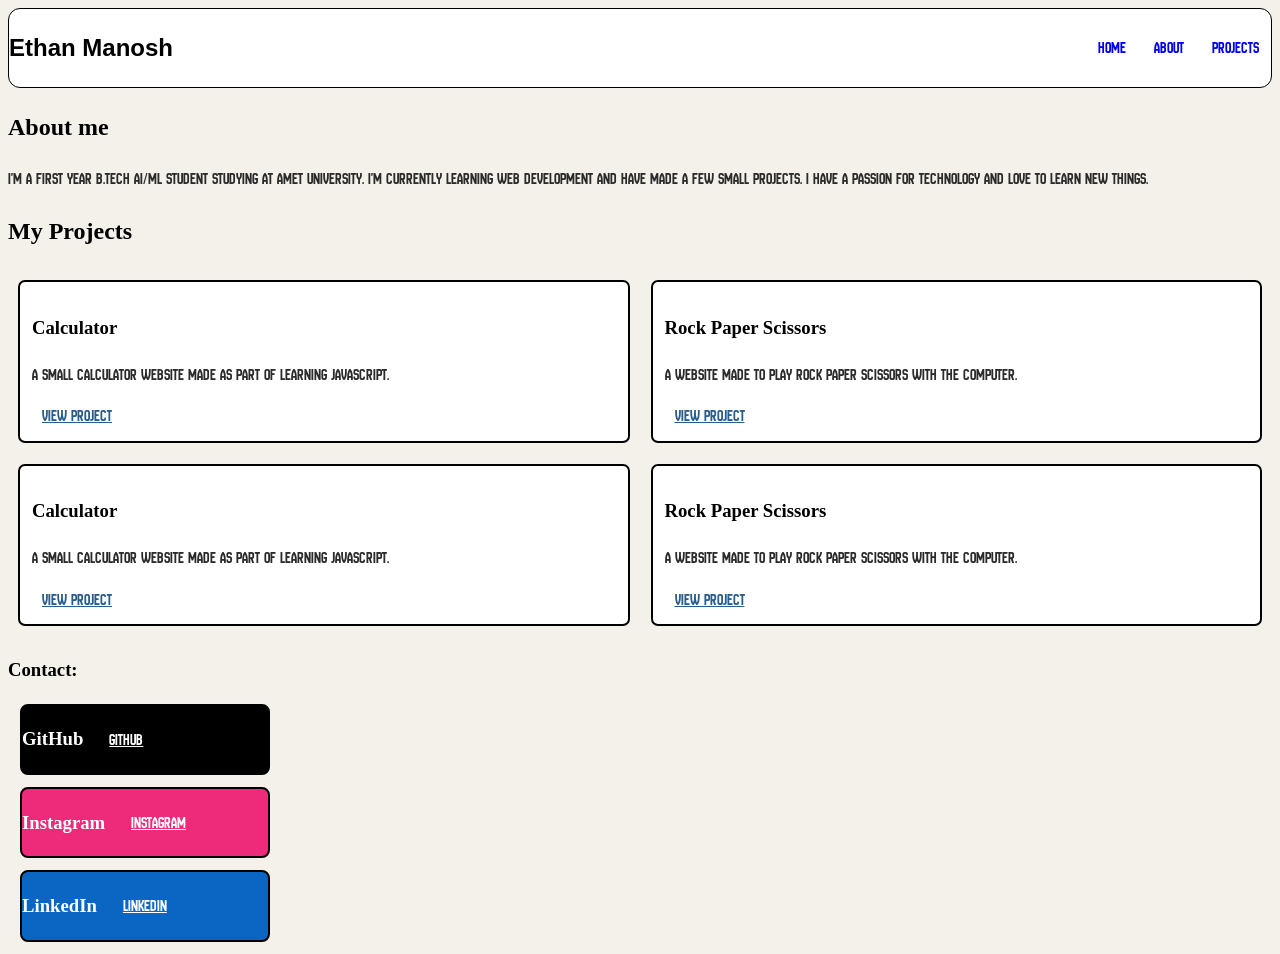
<file: index.html>
<!DOCTYPE html>
<html lang="en">
<head>
  <meta charset="UTF-8">
  <meta name="viewport" content="width=device-width, initial-scale=1.0">
  <link rel="stylesheet" href="portfolio.css">
  <link rel="preconnect" href="https://fonts.googleapis.com">
<link rel="preconnect" href="https://fonts.gstatic.com" crossorigin>
<link href="https://fonts.googleapis.com/css2?family=Caacupe+One&family=New+Amsterdam&family=Playfair+Display:ital,wght@0,400..900;1,400..900&display=swap" rel="stylesheet">
<link href="https://fonts.cdnfonts.com/css/bilabong" rel="stylesheet">

  <title>Ethan's Portfolio</title>
</head>
<body>
    <header>
      <h2>Ethan Manosh</h2>
      <nav class="headerlinks">
        <a href="#">Home</a>
        <a href="#">About</a>
        <a href="#">Projects</a>
      </nav>
    </header>
    <main class="About">
      <section>
        <h2>About me</h2>
        <p>
          I'm a first year B.Tech AI/ML student studying at AMET University.
          I'm currently learning web development and have made a few small projects. I have a passion for technology and love to learn new things.
          
        </p>
      </section>
    </main>
    <main class="Projects">    
      <section>
        <h2>My Projects</h2>

        <div id="Grid">
          <article class="card">
            <h3>Calculator</h3>
            <p>
              A small calculator website made as part of learning JavaScript.
            </p>
            <a href="#">View Project</a>
          </article>
          <article class="card">
            <h3>Rock Paper Scissors</h3>
            <p>
              A website made to play rock paper scissors with the computer.
            </p>
            <a href="#">View Project</a>
          </article>
          <article class="card">
            <h3>Calculator</h3>
            <p>
              A small calculator website made as part of learning JavaScript.
            </p>
            <a href="#">View Project</a>
          </article>
          <article class="card">
            <h3>Rock Paper Scissors</h3>
            <p>
              A website made to play rock paper scissors with the computer.
            </p>
            <a href="#">View Project</a>
          </article>
        </div>
      </section>
    </main>
      <footer id="footer">
        <div id="Links">
          <h3>Contact:</h3>
          <section class="Contact">
            <article id="card2" class="git">
              <h3>GitHub</h3>
            <a href="#">Github</a>
            </article>



            <article id="card2" class="insta">
              <h3>Instagram</h3>
            <a href="#">Instagram</a>
            </article>



            <article id="card2" class="linkedin">
              <h3>LinkedIn</h3>
            <a href="#">LinkedIn</a>
            </article>
          </section>
        </div>
      </footer>
    </main>
</body>
</html>
</file>
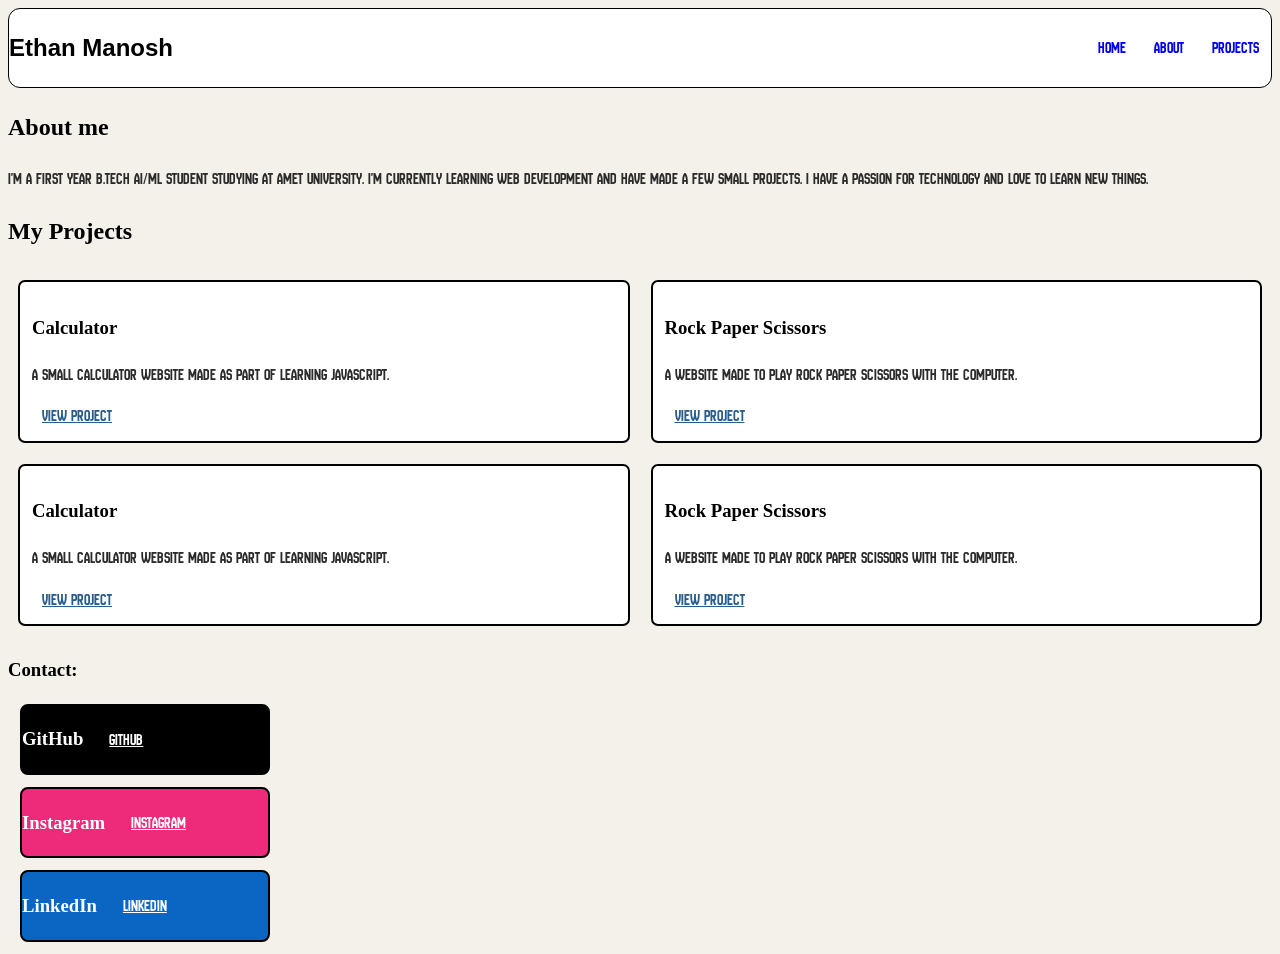
<file: myportfolio.html>
<!DOCTYPE html>
<html lang="en">
<head>
  <meta charset="UTF-8">
  <meta name="viewport" content="width=device-width, initial-scale=1.0">
  <link rel="stylesheet" href="portfolio.css">
  <link rel="preconnect" href="https://fonts.googleapis.com">
<link rel="preconnect" href="https://fonts.gstatic.com" crossorigin>
<link href="https://fonts.googleapis.com/css2?family=Caacupe+One&family=New+Amsterdam&family=Playfair+Display:ital,wght@0,400..900;1,400..900&display=swap" rel="stylesheet">
<link href="https://fonts.cdnfonts.com/css/bilabong" rel="stylesheet">

  <title>Ethan's Portfolio</title>
</head>
<body>
    <header>
      <h2>Ethan Manosh</h2>
      <nav class="headerlinks">
        <a href="#">Home</a>
        <a href="#">About</a>
        <a href="#">Projects</a>
      </nav>
    </header>
    <main class="About">
      <section>
        <h2>About me</h2>
        <p>I'm a first year B.Tech AI/ML student studying at AMET University.
            I'm currently learning web development and have made a few small projects. I have a passion for technology and love to learn new things.
        </p>
      </section>
    </main>
    <main class="Projects">    
      <section>
        <h2>My Projects</h2>

        <div id="Grid">
          <article class="card">
            <h3>Calculator</h3>
            <p>
              A small calculator website made as part of learning JavaScript.
            </p>
            <a href="#">View Project</a>
          </article>
          <article class="card">
            <h3>Rock Paper Scissors</h3>
            <p>
              A website made to play rock paper scissors with the computer.
            </p>
            <a href="#">View Project</a>
          </article>
          <article class="card">
            <h3>Calculator</h3>
            <p>
              A small calculator website made as part of learning JavaScript.
            </p>
            <a href="#">View Project</a>
          </article>
          <article class="card">
            <h3>Rock Paper Scissors</h3>
            <p>
              A website made to play rock paper scissors with the computer.
            </p>
            <a href="#">View Project</a>
          </article>
        </div>
      </section>
    </main>
      <footer id="footer">
        <div id="Links">
          <h3>Contact:</h3>
          <section class="Contact">
            <article id="card2" class="git">
              <h3>GitHub</h3>
            <a href="#">Github</a>
            </article>



            <article id="card2" class="insta">
              <h3>Instagram</h3>
            <a href="#">Instagram</a>
            </article>



            <article id="card2" class="linkedin">
              <h3>LinkedIn</h3>
            <a href="#">LinkedIn</a>
            </article>
          </section>
        </div>
      </footer>
    </main>
</body>
</html>
</file>
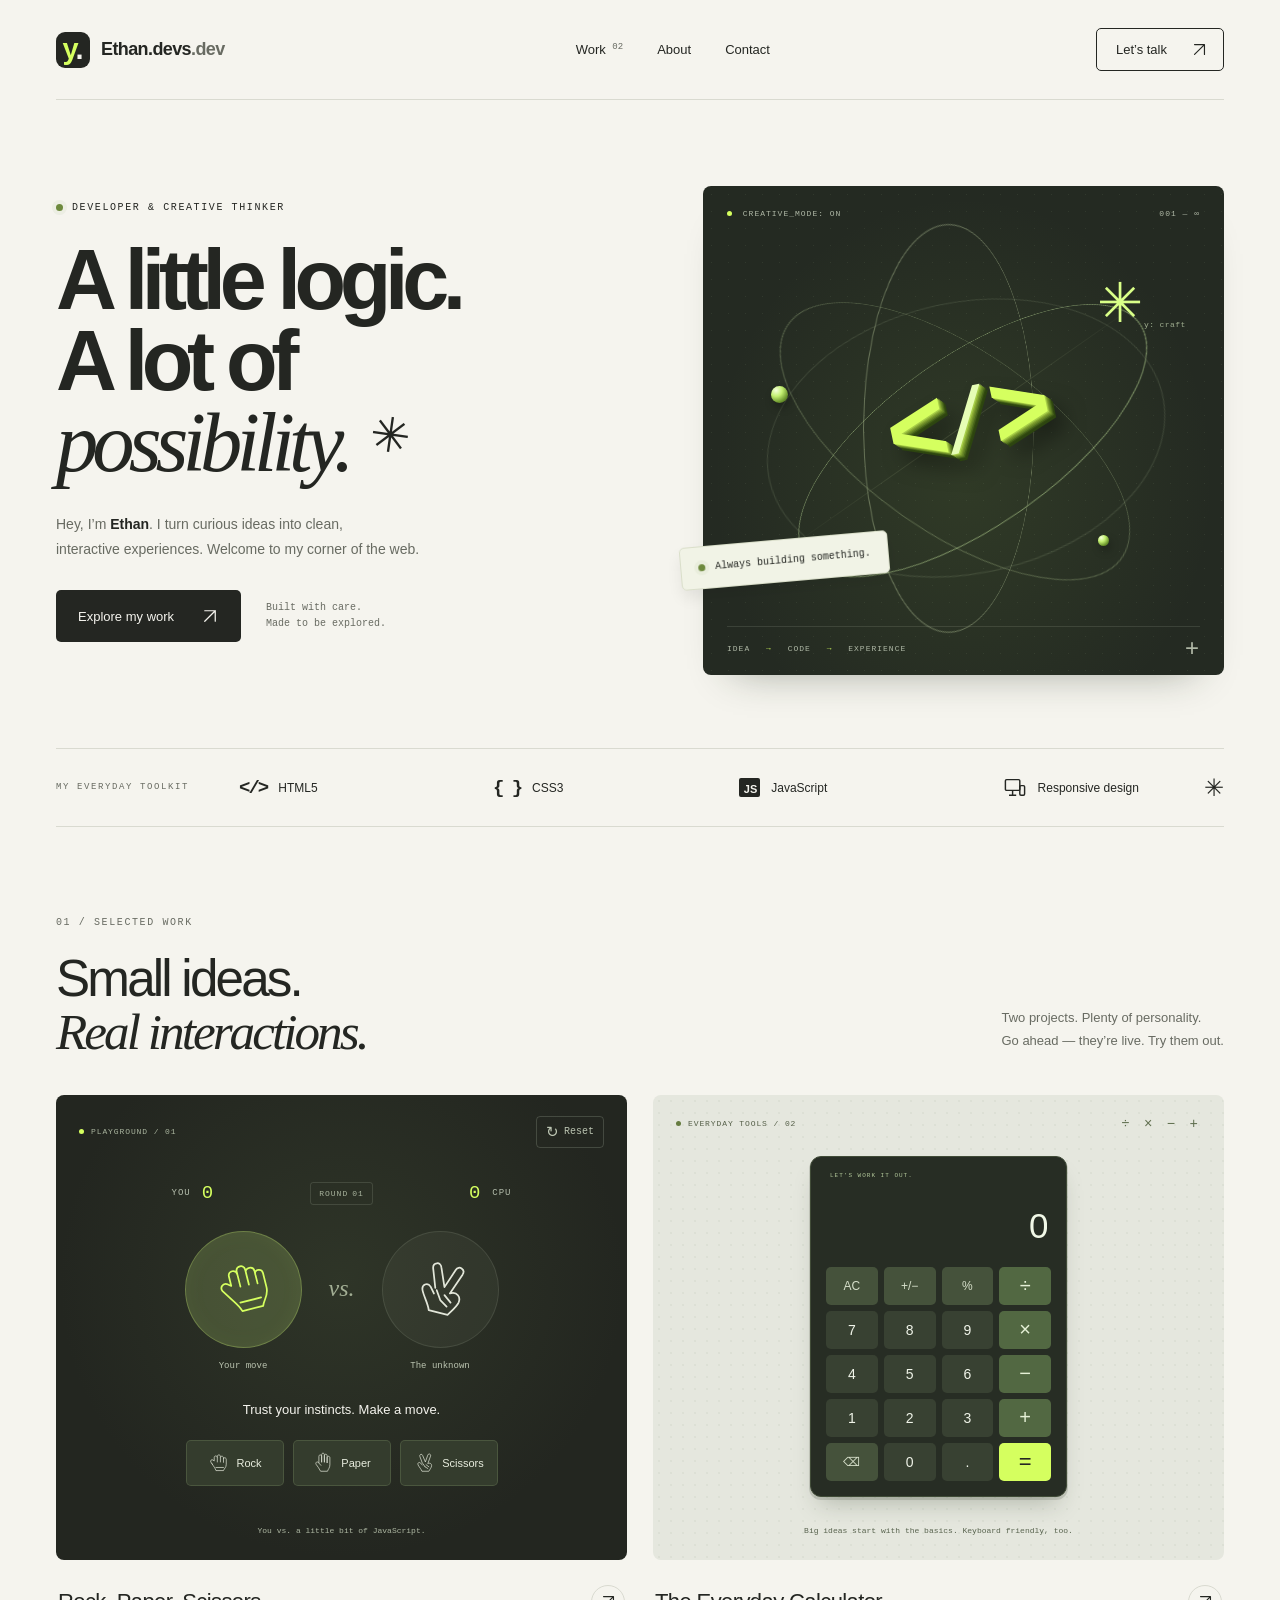
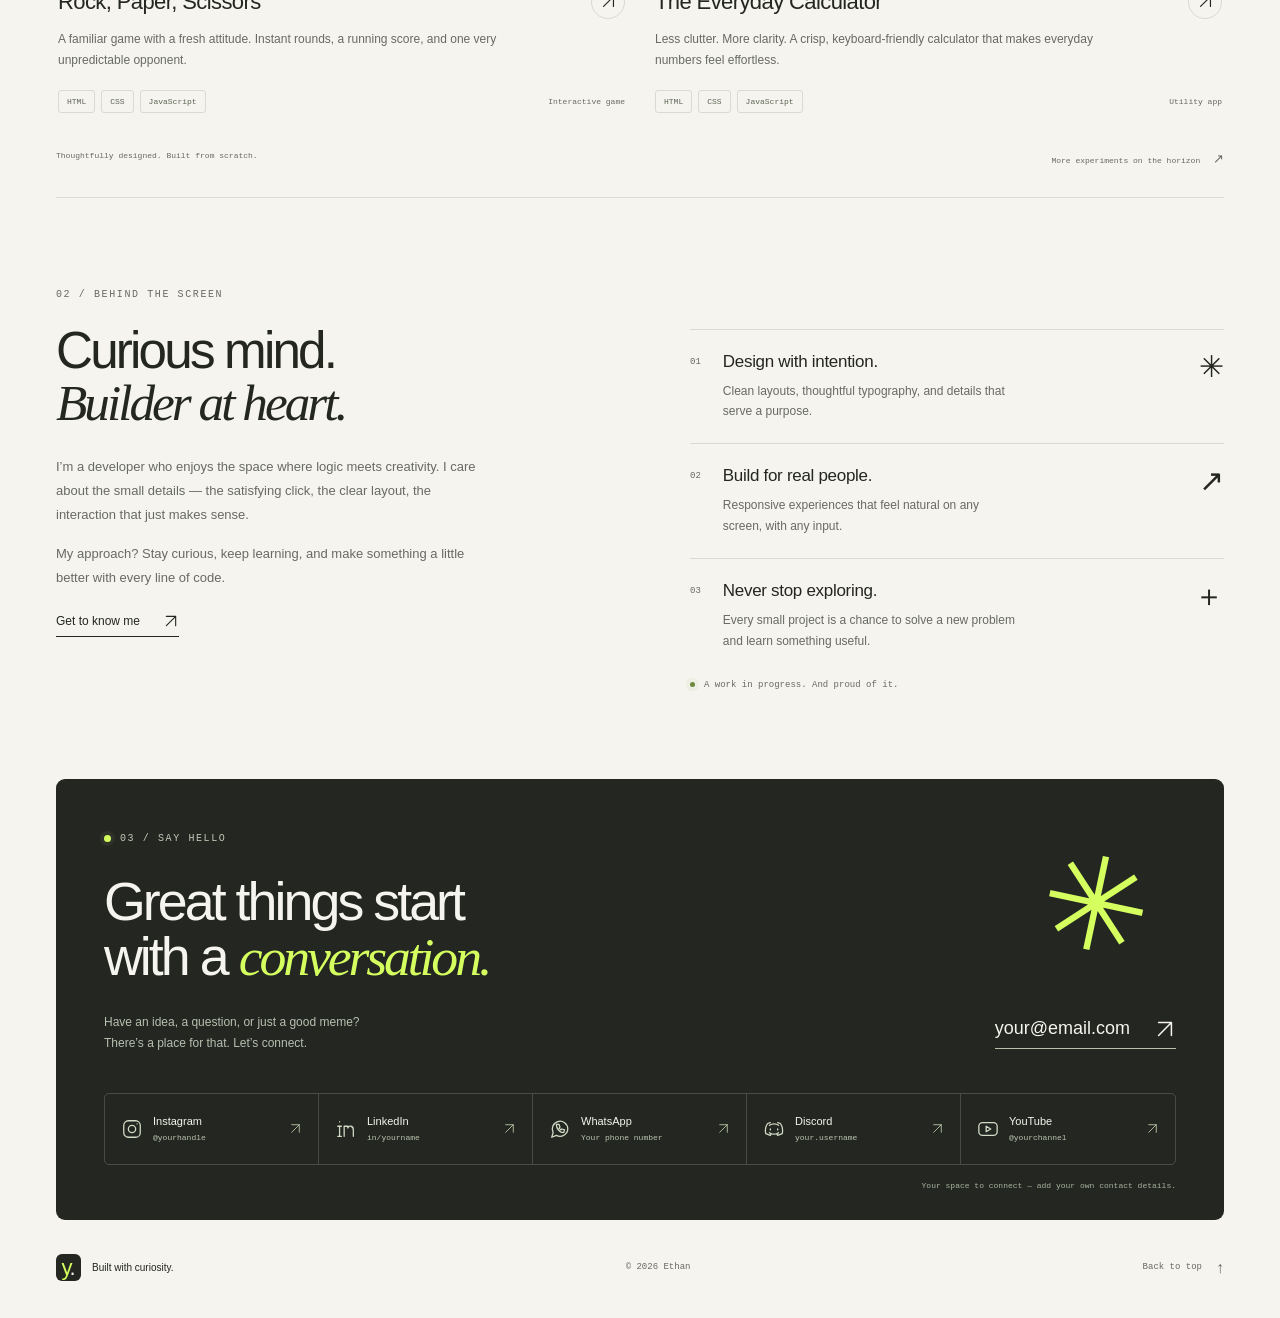
<file: astra portfolio/astraporto.html>
<!doctype html>
<html lang="en">
<head>
  <meta charset="UTF-8">
  <meta name="viewport" content="width=device-width, initial-scale=1">
  <meta name="theme-color" content="#f5f4ee">
  <meta name="description" content="A developer portfolio built around thoughtful interfaces, playful interactions, and two hands-on projects: Rock Paper Scissors and a calculator.">
  <title>Ethan — Developer & Creative Thinker</title>
  <link rel="icon" href="[data-uri]" type="image/svg+xml">
  <style>
/* ==========================================================
   YOURNAME.DEV — Vanilla CSS. No framework or network needed.
   Change the color tokens below to make the portfolio yours.
   ========================================================== */
:root {
  --paper: #f5f4ee;
  --ink: #242622;
  --muted: #686b62;
  --line: #d9dad0;
  --lime: #d5ff5f;
  --panel: #232620;
  --panel-muted: #a8afa0;
  --sans: Arial, Helvetica, sans-serif;
  --serif: Georgia, "Times New Roman", serif;
  --mono: "SFMono-Regular", Consolas, "Liberation Mono", monospace;
}
* { box-sizing: border-box; }
html { scroll-behavior: smooth; scroll-padding-top: 36px; }
body { margin: 0; color: var(--ink); background: var(--paper); font-family: var(--sans); font-size: 16px; -webkit-font-smoothing: antialiased; }
::selection { color: var(--ink); background: var(--lime); }
a { color: inherit; text-decoration: none; }
button { font: inherit; color: inherit; cursor: pointer; }
button, a { -webkit-tap-highlight-color: transparent; }
button { touch-action: manipulation; }
button:focus-visible, a:focus-visible, [tabindex]:focus-visible { outline: 3px solid #608800; outline-offset: 5px; }
.project-demo :focus-visible, .contact-panel :focus-visible { outline-color: var(--lime); }
button:disabled { cursor: wait; }
svg { display: block; }
button svg, a svg { flex-shrink: 0; }
p, h1, h2, h3 { margin: 0; }
[hidden] { display: none !important; }
.page-width { width: min(1296px, calc(100% - 112px)); margin-inline: auto; }
.svg-definitions { position: absolute; width: 0; height: 0; overflow: hidden; }
.icon { width: 22px; height: 22px; fill: none; stroke: currentColor; stroke-width: 1.65; stroke-linecap: round; stroke-linejoin: round; }
.sr-only { position: absolute; width: 1px; height: 1px; padding: 0; margin: -1px; overflow: hidden; clip: rect(0, 0, 0, 0); white-space: nowrap; border: 0; }
.skip-link { position: fixed; z-index: 100; top: 12px; left: 12px; padding: 14px 20px; background: var(--lime); border-radius: 8px; transform: translateY(-180%); }
.skip-link:focus { transform: translateY(0); }
.muted { color: var(--muted); }
.eyebrow { display: flex; align-items: center; gap: 9px; font: 10px/1.5 var(--mono); letter-spacing: 1.6px; text-transform: uppercase; }
.status-dot { width: 7px; height: 7px; border-radius: 50%; flex: 0 0 7px; background: #6d893d; box-shadow: 0 0 0 4px #91a77316; }
.serif-word { font-family: var(--serif); font-weight: 400; font-style: italic; letter-spacing: -0.058em; }
.site-header { height: 100px; display: flex; align-items: center; justify-content: space-between; gap: 28px; border-bottom: 1px solid var(--line); }
.brand { display: inline-flex; align-items: center; gap: 11px; font-size: 18px; font-weight: 700; letter-spacing: -.6px; }
.brand-mark { display: grid; grid-auto-flow: column; justify-content: center; align-content: center; width: 34px; height: 36px; border-radius: 9px; background: var(--ink); color: var(--lime); font-size: 29px; line-height: 1; letter-spacing: -3px; padding-right: 3px; }
.brand-mark span { color: var(--paper); }
.desktop-nav { display: flex; align-items: center; gap: 34px; margin-left: 25px; font-size: 13px; }
.desktop-nav a { position: relative; padding-block: 10px; }
.desktop-nav a::after { content: ""; position: absolute; height: 1px; width: 100%; background: currentColor; bottom: 5px; left: 0; transform: scaleX(0); transform-origin: left; transition: transform .2s ease; }
.desktop-nav a:hover::after { transform: scaleX(1); }
.desktop-nav span { font: 9px var(--mono); vertical-align: super; margin-left: 3px; color: var(--muted); }
.header-cta { display: flex; align-items: center; gap: 24px; font-size: 13px; border: 1px solid var(--ink); padding: 12px 15px 12px 19px; border-radius: 5px; transition: background .2s; }
.header-cta:hover { background: var(--lime); }
.header-cta .icon { width: 17px; height: 17px; }
.menu-toggle { display: none; }
.hero { display: grid; grid-template-columns: 1.15fr 1fr; gap: 48px; align-items: center; padding-top: 67px; padding-bottom: 73px; }
.hero-copy { position: relative; z-index: 1; }
.hero .eyebrow { margin-bottom: 25px; }
h1 { font-size: clamp(68px, 6.6vw, 98px); font-weight: 600; line-height: .96; letter-spacing: -.075em; position: relative; white-space: nowrap; }
h1 .serif-word { letter-spacing: -.07em; }
.title-spark { display: inline-block; vertical-align: top; padding: 7px 0 0 22px; font-family: var(--sans); font-size: .57em; font-weight: 400; line-height: 1; transform: rotate(8deg); }
.hero-description { font-size: 14px; line-height: 1.8; color: var(--muted); margin-top: 29px; max-width: 480px; }
.hero-description strong { color: var(--ink); font-weight: 600; }
.hero-actions { display: flex; align-items: center; gap: 25px; margin-top: 28px; }
.button { display: inline-flex; align-items: center; justify-content: center; gap: 27px; border-radius: 5px; padding: 17px 22px; font-size: 13px; font-weight: 500; transition: transform .2s, background .2s; }
.button:hover { transform: translateY(-3px); }
.button-dark { color: var(--paper); background: var(--ink); }
.button-dark:hover { background: #3e4930; }
.button .icon { width: 18px; height: 18px; }
.small-note { color: var(--muted); font: 10px/1.6 var(--mono); }
.hero-art { --tilt-x: 0deg; --tilt-y: 0deg; position: relative; width: 100%; aspect-ratio: 1.065; margin-top: 19px; border-radius: 8px; background: #242a22; color: var(--lime); transform: perspective(900px) rotateX(var(--tilt-x)) rotateY(var(--tilt-y)); transition: transform .25s ease-out; background-image: radial-gradient(#c4dcb015 .9px, transparent .9px), radial-gradient(ellipse at 50% 60%, #74964027, transparent 68%); background-size: 17px 17px, 100% 100%; box-shadow: 0 24px 40px -30px #1e2b1970; }
.art-topline, .art-bottomline { position: absolute; left: 24px; right: 24px; display: flex; justify-content: space-between; align-items: center; font: 8px var(--mono); letter-spacing: 1px; color: #afb8a6; }
.art-topline { top: 23px; }
.art-topline i { display: inline-block; width: 5px; height: 5px; border-radius: 50%; background: var(--lime); margin-right: 5px; }
.art-bottomline { bottom: 22px; border-top: 1px solid #c9d1bd24; padding-top: 16px; font-size: 8px; }
.art-bottomline b { font-weight: 400; margin: 0 10px; color: var(--lime); }
.art-plus { font: 24px/10px var(--sans); }
.orbit-scene { position: absolute; inset: 16% 9% 17%; perspective: 650px; }
.orbit { position: absolute; inset: 6% 3%; border: 1px solid #d1e8a947; border-radius: 50%; }
.orbit-one { transform: rotate(-35deg) rotateX(55deg); border-color: #c9eaa084; }
.orbit-two { transform: rotate(35deg) rotateX(52deg); }
.orbit-three { transform: rotate(90deg) rotateX(55deg); border-color: #d4e6b461; }
.orbit-four { transform: rotate(-12deg) rotateX(20deg); border-color: #d4e6b424; }
.orbit-axis { position: absolute; inset: 49% -4%; height: 1px; background: linear-gradient(90deg, transparent, #cfdfa52c, transparent); transform: rotate(-35deg); }
.code-object { position: absolute; inset: 0; display: flex; align-items: center; justify-content: center; gap: 6px; font: 600 clamp(70px, 8.1vw, 117px)/1 var(--mono); letter-spacing: -14px; color: var(--lime); transform: rotate(-12deg); text-shadow: 1px 1px 0 #a8cf49, 2px 2px 0 #8bad36, 3px 3px 0 #74932b, 4px 4px 0 #5f7f24, 5px 5px 0 #47641a, 6px 6px 0 #344c11, 7px 8px 0 #2d4510, 12px 18px 22px #0008; }
.code-object b { color: #e6fdb5; font-weight: 400; font-size: .84em; margin-right: 7px; }
.satellite { position: absolute; width: 17px; height: 17px; border-radius: 50%; background: radial-gradient(circle at 30% 25%, #f4ffdb, #c3ef71 35%, #6b952d 70%, #304615); box-shadow: 2px 5px 9px #0004; }
.satellite-one { left: 5%; top: 37%; }
.satellite-two { right: 16%; bottom: 14%; width: 11px; height: 11px; }
.orbit-spark { position: absolute; font-size: 55px; top: 2%; right: 8%; color: #d9ff88; animation: gentle-turn 24s linear infinite; }
.coordinate { position: absolute; font: 8px var(--mono); color: #9eac8e; letter-spacing: .4px; }
.coordinate-one { bottom: 6%; left: 1%; }
.coordinate-two { top: 17%; right: -2%; }
.floating-label { position: absolute; display: flex; align-items: center; gap: 10px; bottom: 19%; left: -23px; padding: 15px 17px; border: 1px solid #d9dec9; background: #f1f3e6; color: var(--ink); border-radius: 5px; box-shadow: 0 8px 15px #00000012; transform: rotate(-5deg); font: 10px var(--mono); }
@keyframes gentle-turn { to { transform: rotate(360deg); } }
.toolkit-strip { border-block: 1px solid var(--line); display: flex; align-items: center; gap: 50px; min-height: 79px; }
.toolkit-strip > .eyebrow { color: var(--muted); font-size: 9px; white-space: nowrap; }
.toolkit-items { flex: 1; display: flex; align-items: center; justify-content: space-between; gap: 25px; }
.toolkit-items > span { display: flex; align-items: center; gap: 11px; white-space: nowrap; font-size: 12px; }
.tech-brackets { font: 700 19px var(--mono); letter-spacing: -2px; }
.js-mark { background: var(--ink); color: var(--paper); font-size: 11px; padding: 5px 3px 2px 5px; border-radius: 2px; }
.mini-icon { width: 24px; height: 24px; stroke: currentColor; stroke-width: 1.2; }
.toolkit-end { font-size: 24px; margin-left: 15px; }
.work-section { padding-top: 88px; }
.section-heading { display: flex; align-items: flex-end; justify-content: space-between; gap: 30px; margin-bottom: 36px; }
.section-heading .eyebrow, .about-intro .eyebrow { margin-bottom: 23px; color: var(--muted); }
h2 { font-size: clamp(40px, 4vw, 58px); line-height: 1.03; letter-spacing: -.055em; font-weight: 500; }
.section-heading > p { padding-bottom: 6px; font-size: 13px; line-height: 1.8; color: var(--muted); }
.projects-grid { display: grid; grid-template-columns: 1fr 1fr; gap: 26px; }
.project-card { min-width: 0; }
.project-demo { height: 465px; border-radius: 8px; background: var(--panel); color: var(--paper); overflow: hidden; position: relative; }
.demo-topbar { display: flex; align-items: center; justify-content: space-between; position: absolute; top: 21px; left: 23px; right: 23px; }
.demo-label { display: flex; align-items: center; gap: 7px; color: #a9b49e; font: 8px/1.5 var(--mono); letter-spacing: .9px; }
.live-dot { display: inline-block; width: 5px; height: 5px; border-radius: 50%; background: var(--lime); }
.reset-button { display: flex; align-items: center; gap: 5px; color: #bbc4b1; background: transparent; border: 1px solid #a9b49e40; border-radius: 4px; font: 10px var(--mono); padding: 8px 9px; min-height: 32px; }
.reset-button:hover { background: #ffffff0e; color: #fff; }
.reset-button > span { font: 15px/10px var(--sans); }
.rps-demo { background-image: radial-gradient(ellipse at 50% 40%, #46533754, transparent 70%); padding: 87px 30px 0; }
.rps-scoreline { display: flex; justify-content: space-between; align-items: center; max-width: 340px; margin-inline: auto; color: #b5bead; font: 9px var(--mono); letter-spacing: 1px; }
.rps-scoreline > span { display: flex; align-items: center; gap: 11px; }
.rps-scoreline b { color: var(--lime); font-size: 19px; font-weight: 400; }
.rps-scoreline .round-label { color: #a8b39d; font-size: 8px; gap: 4px; border: 1px solid #a9b49e32; padding: 6px 8px; border-radius: 3px; }
.rps-arena { display: grid; grid-template-columns: 1fr 44px 1fr; align-items: center; max-width: 350px; margin: 26px auto 21px; }
.rps-player { display: flex; flex-direction: column; align-items: center; gap: 13px; }
.rps-player > span { font: 9px var(--mono); color: #bbc4b0; }
.hand-disc { width: 117px; height: 117px; display: grid; place-items: center; border-radius: 50%; }
.human-disc { color: var(--lime); background: #caed8130; border: 1px solid #c6ee744a; box-shadow: inset 0 0 25px #d8ff7d0a; }
.computer-disc { color: #e2e6d9; background: #b8c3a911; border: 1px solid #b8c3a925; }
.hand-icon { width: 62px; height: 62px; fill: none; stroke: currentColor; stroke-width: 1.8; stroke-linejoin: round; stroke-linecap: round; }
.human-disc .hand-icon { transform: rotate(-14deg); }
.computer-disc .hand-icon { transform: rotate(14deg); }
.versus { color: #a2ae94; font: italic 24px var(--serif); text-align: center; padding-bottom: 24px; }
.rps-result { text-align: center; font-size: 13px; line-height: 1.4; min-height: 36px; margin-bottom: 12px; display: flex; align-items: center; justify-content: center; }
.rps-choices { display: flex; justify-content: center; gap: 9px; }
.rps-choices button { display: inline-flex; align-items: center; justify-content: center; gap: 7px; background: #343c2d; color: #e8edde; border: 1px solid #66765570; border-radius: 5px; font-size: 11px; min-width: 98px; padding: 11px 12px; transition: background .15s, transform .15s, color .15s; }
.rps-choices .icon { width: 22px; height: 22px; stroke-width: 2; }
.rps-choices button:hover, .rps-choices button.is-selected { background: var(--lime); color: var(--ink); border-color: var(--lime); }
.rps-choices button:active { transform: scale(.95); }
.demo-hint { position: absolute; bottom: 23px; left: 16px; right: 16px; color: #aeb8a3; font: 8px/1.5 var(--mono); text-align: center; }
[data-outcome="win"] .rps-result { color: var(--lime); }
[data-outcome="loss"] .rps-result { color: #ffd6b7; }
.is-playing .hand-disc { animation: hand-bounce .4s ease; }
@keyframes hand-bounce { 30% { transform: translateY(-7px) rotate(-5deg); } 65% { transform: translateY(3px) rotate(4deg); } }
.calculator-demo { background: #e5e7de; background-image: radial-gradient(#a2ab961f .8px, transparent .8px); background-size: 12px 12px; }
.calculator-demo .demo-label { color: #555f48; }
.calculator-demo .live-dot { background: #667c40; }
.calc-top-symbol { color: #5f6e4e; font: 14px var(--mono); letter-spacing: 3px; }
.calculator { width: 257px; margin: 61px auto 0; background: #272d24; border: 1px solid #414c38; padding: 15px; border-radius: 11px; box-shadow: 0 14px 25px -9px #25331c45, 0 2px 0 1px #18221024; }
.calc-screen { margin-bottom: 12px; text-align: right; height: 83px; padding: 0 4px; }
.calc-screen-label { display: block; text-align: left; font: 6px var(--mono); letter-spacing: 1px; color: #b2c79a; }
.calc-expression { height: 25px; padding-top: 6px; color: #b0bea3; font: 10px/1.5 var(--mono); white-space: nowrap; overflow: hidden; text-overflow: ellipsis; }
#calc-display { display: block; color: #f1f8e7; font-size: 35px; line-height: 1.25; letter-spacing: -1.5px; font-variant-numeric: tabular-nums; overflow: hidden; text-overflow: ellipsis; white-space: nowrap; }
#calc-display[data-length="long"] { font-size: 24px; padding-top: 10px; letter-spacing: -1px; }
#calc-display[data-length="compact"] { font-size: 20px; padding-top: 14px; letter-spacing: -.6px; }
.calc-keypad { display: grid; grid-template-columns: repeat(4, 1fr); gap: 6px; }
.calc-keypad button { height: 38px; border: 1px solid transparent; background: #384132; border-radius: 5px; color: #f0f4e9; font: 14px var(--sans); transition: background .12s, transform .12s; }
.calc-keypad .calc-utility { color: #d5dec9; background: #45523b; font-size: 12px; }
.calc-keypad .calc-operator { background: #526842; color: #e5f0d6; font-size: 20px; }
.calc-keypad .calc-equals { color: var(--ink); background: var(--lime); font-size: 22px; }
.calc-keypad button:hover { background: #5c6c4c; }
.calc-keypad .calc-equals:hover { background: #e2ff91; }
.calc-keypad button:active { transform: scale(.92); }
.calc-keypad .is-active { color: var(--ink); background: #d5edb6; }
.calculator-demo .demo-hint { color: #58634e; }
.has-error #calc-display { color: #ffbeac; }
.project-info { padding: 25px 2px 0; }
.project-title-row { display: flex; align-items: center; justify-content: space-between; gap: 12px; margin-bottom: 10px; }
.project-title-row h3 { font-size: 22px; font-weight: 500; letter-spacing: -.6px; }
.project-title-row a { display: grid; place-items: center; min-width: 34px; height: 34px; border: 1px solid var(--line); border-radius: 50%; transition: background .2s, transform .2s; }
.project-title-row a:hover { background: var(--lime); transform: rotate(45deg); }
.project-title-row .icon { width: 17px; height: 17px; }
.project-info > p { color: var(--muted); font-size: 12px; line-height: 1.8; max-width: 455px; }
.project-tags { display: flex; align-items: center; flex-wrap: wrap; gap: 6px; margin-top: 18px; }
.project-tags > span { font: 8px var(--mono); padding: 6px 8px; border: 1px solid var(--line); border-radius: 3px; color: #5c6454; }
.project-tags .project-category { margin-left: auto; padding-right: 0; border: 0; color: var(--muted); }
.work-footnote { display: flex; justify-content: space-between; gap: 15px; border-bottom: 1px solid var(--line); margin-top: 37px; padding-bottom: 26px; font: 8px/1.6 var(--mono); color: var(--muted); }
.work-footnote > span:last-child > span { margin-left: 8px; font-size: 13px; }
.about-section { padding-top: 89px; padding-bottom: 89px; display: grid; grid-template-columns: 1fr 1fr; gap: 100px; }
.about-intro h2 { margin-bottom: 25px; }
.about-intro > p:not(.eyebrow) { font-size: 13px; color: var(--muted); line-height: 1.85; max-width: 425px; margin-bottom: 15px; }
.text-link { display: inline-flex; align-items: center; gap: 23px; font-size: 12px; padding-bottom: 7px; border-bottom: 1px solid var(--ink); margin-top: 8px; }
.text-link .icon { width: 16px; height: 16px; }
.text-link:hover { color: #54751f; }
.principles { padding-top: 42px; }
.principle { display: flex; gap: 22px; align-items: flex-start; padding: 22px 0; border-top: 1px solid var(--line); }
.principle > span:first-child { font: 9px var(--mono); color: var(--muted); padding-top: 5px; }
.principle h3 { font-size: 17px; font-weight: 500; margin-bottom: 9px; letter-spacing: -.3px; }
.principle p { font-size: 12px; line-height: 1.7; color: var(--muted); max-width: 295px; }
.principle-glyph { font-size: 30px; margin-left: auto; line-height: 1; font-weight: 400; }
.about-signoff { display: flex; align-items: center; gap: 9px; font: 9px var(--mono); color: var(--muted); padding-top: 7px; }
.about-signoff .status-dot { width: 5px; height: 5px; flex-basis: 5px; }
.contact-panel { background: var(--ink); color: var(--paper); border-radius: 9px; padding: 52px 48px 28px; position: relative; overflow: hidden; }
.contact-heading { display: flex; align-items: center; justify-content: space-between; }
.contact-heading .eyebrow { color: #c1c9b6; margin-bottom: 28px; }
.contact-heading .status-dot { background: var(--lime); }
.contact-heading h2 { font-size: clamp(38px, 4.2vw, 62px); line-height: 1.02; }
.contact-heading .serif-word { color: var(--lime); }
.contact-star { color: var(--lime); font: 130px/1 var(--sans); transform: rotate(12deg); padding-right: 26px; }
.contact-subline { display: flex; align-items: center; justify-content: space-between; gap: 24px; margin-top: 27px; margin-bottom: 38px; }
.contact-subline > p { font-size: 12px; line-height: 1.8; color: #b8c0af; }
.email-cta { display: inline-flex; align-items: center; gap: 24px; font-size: 18px; padding-bottom: 8px; border-bottom: 1px solid #b7c0ab; cursor: pointer; min-width: 0; }
.email-cta span { overflow-wrap: anywhere; }
.email-cta:hover { color: var(--lime); }
.social-grid { display: grid; grid-template-columns: repeat(5, minmax(0, 1fr)); border: 1px solid #ffffff2b; border-radius: 5px; }
.social-link { display: flex; align-items: center; gap: 10px; padding: 21px 16px; border-right: 1px solid #ffffff2b; cursor: pointer; min-width: 0; transition: background .2s; }
.social-link:last-child { border-right: 0; }
.social-link:hover { background: #d5ff5f12; }
.social-icon { width: 22px; height: 22px; fill: none; stroke: #d2dbc5; stroke-width: 1.4; stroke-linejoin: round; stroke-linecap: round; flex-shrink: 0; }
.social-link > span { min-width: 0; }
.social-link b { display: block; font-size: 11px; font-weight: 400; margin-bottom: 5px; }
.social-link small { display: block; font: 8px/1.4 var(--mono); color: #bbc5af; overflow-wrap: anywhere; }
.social-arrow { margin-left: auto; width: 13px; height: 13px; color: #b8c7a5; }
.contact-placeholder-note { color: #a9b39d; font: 8px/1.5 var(--mono); margin-top: 15px; text-align: right; }
.site-footer { display: flex; align-items: center; justify-content: space-between; gap: 24px; padding-top: 29px; padding-bottom: 31px; }
.footer-brand { font-size: 10px; letter-spacing: 0; font-weight: 400; }
.footer-brand .brand-mark { width: 25px; height: 27px; border-radius: 6px; font-size: 22px; }
.site-footer p, .back-top { color: var(--muted); font: 9px/1.5 var(--mono); }
.back-top { display: flex; align-items: center; gap: 14px; padding-block: 10px; }
.back-top span { font: 16px var(--sans); }
.toast { position: fixed; bottom: 26px; left: 50%; transform: translate(-50%, 20px); background: var(--lime); color: var(--ink); border: 1px solid #485432; padding: 15px 22px; border-radius: 7px; box-shadow: 0 8px 35px #0003; font-size: 13px; z-index: 50; opacity: 0; visibility: hidden; transition: opacity .2s, transform .2s, visibility .2s; max-width: calc(100vw - 32px); width: max-content; }
.toast.visible { opacity: 1; visibility: visible; transform: translate(-50%, 0); }
.noscript-note { padding: 20px; color: var(--ink); background: var(--lime); text-align: center; }
@media (min-width: 1600px) {
  .hero { gap: 78px; }
}
@media (max-width: 1100px) {
  .page-width { width: calc(100% - 72px); }
  .hero { gap: 30px; padding-top: 54px; padding-bottom: 56px; }
  h1 { font-size: 7.1vw; }
  .title-spark { padding-left: 12px; }
  .hero-description { font-size: 12px; }
  .desktop-break { display: none; }
  .hero-actions { gap: 16px; }
  .small-note { font-size: 8px; }
  .floating-label { font-size: 8px; left: -16px; padding: 12px; }
  .toolkit-strip { gap: 25px; }
  .toolkit-items { gap: 18px; }
  .toolkit-items > span { gap: 7px; font-size: 10px; }
  .toolkit-end { margin-left: 0; }
  .project-title-row h3 { font-size: 19px; }
  .rps-demo { padding-inline: 21px; }
  .rps-choices { gap: 6px; }
  .rps-choices button { min-width: 0; padding-inline: 9px; }
  .project-category { display: none; }
  .about-section { gap: 65px; }
  .contact-panel { padding: 42px 32px 25px; }
  .contact-star { font-size: 105px; padding-right: 8px; }
  .social-link { padding: 19px 11px; gap: 8px; }
  .social-icon { width: 18px; height: 18px; }
  .social-arrow { display: none; }
}
@media (max-width: 760px) {
  html { scroll-padding-top: 22px; }
  .page-width { width: calc(100% - 40px); }
  .site-header { height: 79px; }
  .brand { font-size: 17px; }
  .desktop-nav, .header-cta { display: none; }
  .menu-toggle { display: flex; flex-direction: column; justify-content: center; gap: 6px; border: 1px solid var(--line); border-radius: 5px; background: transparent; width: 44px; height: 42px; padding: 11px; }
  .menu-toggle span { height: 1px; width: 20px; background: var(--ink); transition: transform .2s; }
  .menu-toggle[aria-expanded="true"] span:first-child { transform: translateY(3.5px) rotate(45deg); }
  .menu-toggle[aria-expanded="true"] span:last-child { transform: translateY(-3.5px) rotate(-45deg); }
  .mobile-nav { position: absolute; top: 79px; left: 20px; right: 20px; z-index: 10; background: var(--paper); border: 1px solid var(--line); border-top: 0; box-shadow: 0 15px 25px #24262215; border-radius: 0 0 6px 6px; padding: 12px 20px; }
  .mobile-nav a { display: flex; justify-content: space-between; padding-block: 18px; font-size: 16px; }
  .mobile-nav a + a { border-top: 1px solid var(--line); }
  .mobile-nav span { font: 10px var(--mono); }
  .hero { grid-template-columns: 1fr; gap: 36px; padding-top: 39px; padding-bottom: 44px; }
  .hero .eyebrow { font-size: 8px; letter-spacing: 1.4px; margin-bottom: 24px; }
  h1 { font-size: clamp(58px, 12.7vw, 94px); }
  .title-spark { padding-left: 17px; }
  .hero-description { font-size: 13px; max-width: 440px; margin-top: 26px; }
  .hero-actions { gap: 24px; margin-top: 25px; }
  .small-note { font-size: 9px; }
  .button { padding: 17px 20px; }
  .hero-art { margin: 0 0 0 auto; width: calc(100% - 8px); aspect-ratio: 1.3; max-height: 460px; }
  .orbit-scene { inset: 15% 15% 14%; }
  .code-object { font-size: clamp(83px, 22vw, 136px); }
  .floating-label { left: -8px; font-size: 9px; bottom: 16%; padding: 13px; }
  .orbit-spark { font-size: 45px; }
  .toolkit-strip { flex-wrap: wrap; gap: 17px; padding-block: 22px; }
  .toolkit-strip > .eyebrow { width: 100%; }
  .toolkit-items { flex-wrap: wrap; justify-content: flex-start; gap: 17px 25px; }
  .toolkit-items > span { font-size: 11px; }
  .toolkit-end { display: none; }
  .work-section { padding-top: 55px; }
  .section-heading { display: block; margin-bottom: 27px; }
  .section-heading .eyebrow, .about-intro .eyebrow { font-size: 9px; margin-bottom: 18px; }
  h2 { font-size: clamp(37px, 8vw, 54px); }
  .section-heading > p { margin-top: 19px; font-size: 12px; }
  .projects-grid { grid-template-columns: 1fr; gap: 34px; }
  .project-demo { height: 438px; }
  .rps-demo { padding-top: 82px; }
  .rps-choices button { min-width: 90px; min-height: 45px; padding-inline: 10px; }
  .rps-arena { margin-top: 24px; }
  .hand-disc { width: 110px; height: 110px; }
  .rps-result { font-size: 12px; margin-bottom: 12px; }
  .rps-player > span { font-size: 9px; }
  .demo-topbar { left: 20px; right: 20px; top: 18px; }
  .demo-hint { bottom: 20px; }
  .calculator-demo { height: 476px; }
  .calculator { margin-top: 58px; width: 278px; }
  .calc-keypad { gap: 6px; }
  .calc-keypad button { height: 44px; font-size: 15px; }
  .calc-screen { height: 80px; }
  .project-info { padding-top: 18px; }
  .project-title-row h3 { font-size: 21px; }
  .project-title-row a { min-width: 42px; height: 42px; }
  .project-info > p { font-size: 12px; }
  .project-tags { margin-top: 14px; }
  .project-category { display: block; }
  .work-footnote { margin-top: 28px; font-size: 8px; align-items: flex-start; }
  .work-footnote > span { max-width: 47%; }
  .work-footnote > span:last-child { text-align: right; }
  .about-section { grid-template-columns: 1fr; gap: 14px; padding-top: 56px; padding-bottom: 54px; }
  .about-intro h2 { margin-bottom: 23px; }
  .about-intro > p:not(.eyebrow) { max-width: none; }
  .principles { padding-top: 22px; }
  .principle { padding-block: 23px; gap: 20px; }
  .principle p { max-width: 370px; }
  .about-signoff { padding-top: 10px; }
  .contact-panel { padding: 33px 24px 22px; }
  .contact-heading .eyebrow { font-size: 8px; letter-spacing: 1.1px; margin-bottom: 21px; }
  .contact-heading h2 { font-size: clamp(30px, 7.2vw, 49px); }
  .contact-star { display: none; }
  .contact-subline { flex-direction: column; align-items: flex-start; margin-top: 23px; margin-bottom: 28px; gap: 20px; }
  .contact-subline > p { font-size: 11px; }
  .email-cta { font-size: 17px; width: 100%; justify-content: space-between; }
  .social-grid { grid-template-columns: 1fr 1fr; }
  .social-link { padding: 19px 14px; gap: 10px; min-height: 75px; }
  .social-link:nth-child(2n) { border-right: 0; }
  .social-link:nth-child(n+3) { border-top: 1px solid #ffffff2b; }
  .social-link:last-child { grid-column: 1 / -1; }
  .social-link:last-child .social-arrow { display: block; }
  .social-link b { font-size: 11px; }
  .social-link small { font-size: 8px; }
  .contact-placeholder-note { text-align: left; font-size: 8px; }
  .site-footer { flex-wrap: wrap; gap: 16px; padding-block: 24px; }
  .footer-brand { flex: 1; white-space: nowrap; }
  .site-footer p { order: 3; width: 100%; text-align: center; border-top: 1px solid var(--line); padding-top: 18px; font-size: 8px; }
  .back-top { font-size: 8px; gap: 10px; }
}
@media (max-width: 380px) {
  .page-width { width: calc(100% - 32px); }
  .hero .eyebrow { font-size: 7px; }
  h1 { font-size: 13vw; }
  .hero-actions { gap: 15px; }
  .button { gap: 14px; padding-inline: 16px; font-size: 12px; }
  .small-note { font-size: 8px; }
  .toolkit-items { gap: 16px 18px; }
  .rps-demo { padding-inline: 16px; }
  .hand-disc { width: 94px; height: 94px; }
  .rps-arena { grid-template-columns: 1fr 28px 1fr; }
  .rps-choices { gap: 5px; }
  .rps-choices button { min-width: 0; flex: 1; padding-inline: 7px; gap: 4px; font-size: 10px; }
  .rps-choices .icon { width: 19px; height: 19px; }
  .project-title-row h3 { font-size: 18px; }
  .calculator { width: 258px; }
  .contact-panel { padding-inline: 20px; }
  .contact-heading h2 { font-size: 7.15vw; }
  .social-link { padding-inline: 10px; gap: 8px; }
}
@media (prefers-reduced-motion: reduce) {
  html { scroll-behavior: auto; }
  *, *::before, *::after { animation-duration: .01ms !important; animation-iteration-count: 1 !important; transition-duration: .01ms !important; }
  .hero-art { transform: none; }
}

</style>
  
  
  
</head>
<body>
  <a class="skip-link" href="#main">Skip to content</a>
  <svg class="svg-definitions" xmlns="http://www.w3.org/2000/svg" aria-hidden="true">
    <symbol id="icon-arrow" viewBox="0 0 24 24"><path d="M5 19 19 5M5 5h14v14"/></symbol>
    <symbol id="icon-rock" viewBox="0 0 64 64"><path d="m15 35-4-6c-2-4 2-8 6-6l4 3V16c0-6 9-6 9 0v-3c0-6 9-6 9 0v3c0-5 9-5 9 1v3c0-5 8-4 8 1v15c0 9-6 12-8 18H26c-2-7-6-11-11-19Z"/><path d="M30 17v12m9-12v12m9-8v9M26 45h22"/></symbol>
    <symbol id="icon-paper" viewBox="0 0 64 64"><path d="M20 31V13c0-6 8-6 8 0v17-22c0-6 8-6 8 0v22-19c0-6 8-6 8 0v21-15c0-6 8-6 8 0v20c0 9-5 13-7 19H25c-3-8-9-13-13-20-3-5 3-10 7-5l7 8"/></symbol>
    <symbol id="icon-scissors" viewBox="0 0 64 64"><path d="m27 32-7-19c-2-6 6-9 8-3l8 19 7-20c2-6 10-3 8 3l-8 22c7-4 12 1 11 7-1 5-5 10-8 15H26c-2-6-8-12-11-18-3-6 3-10 7-6l5 6"/><path d="m38 37 8 6m-17-9 6 9m0 0 8 5"/></symbol>
    <symbol id="icon-instagram" viewBox="0 0 24 24"><rect x="3" y="3" width="18" height="18" rx="5"/><circle cx="12" cy="12" r="4"/><path d="M17.5 6.5h.01"/></symbol>
    <symbol id="icon-linkedin" viewBox="0 0 24 24"><path d="M5 9v11M5 4v.1M10 20V9h4v2c1-3 6-3 6 2v7M3 9h4M3 20h4"/></symbol>
    <symbol id="icon-whatsapp" viewBox="0 0 24 24"><path d="M20.5 11.5A8.5 8.5 0 0 1 8 19l-5 2 1.5-5A8.5 8.5 0 1 1 20.5 11.5Z"/><path d="M8 7c0 5 4 9 8 9l1-3-3-1-1 1-2-2 1-1-1-3H8Z"/></symbol>
    <symbol id="icon-discord" viewBox="0 0 24 24"><path d="m8 5-3 1C3 9 2 13 3 17l5 2 1-2m7-12 3 1c2 3 3 7 2 11l-5 2-1-2M7 8c3-2 7-2 10 0M7 16c3 2 7 2 10 0"/><path d="M8 12v1m8-1v1"/></symbol>
    <symbol id="icon-youtube" viewBox="0 0 24 24"><rect x="2" y="5" width="20" height="14" rx="4"/><path d="m10 9 5 3-5 3V9Z"/></symbol>
    <symbol id="icon-email" viewBox="0 0 24 24"><rect x="2" y="4" width="20" height="16" rx="3"/><path d="m3 6 9 7 9-7"/></symbol>
  </svg>

  <header class="site-header page-width">
    <a class="brand" href="#" aria-label="Back to top"><span class="brand-mark" aria-hidden="true">y<span>.</span></span><span data-profile="brand">yourname<span class="muted">.dev</span></span></a>
    <nav class="desktop-nav" aria-label="Main navigation"><a href="#work">Work <span>02</span></a><a href="#about">About</a><a href="#contact">Contact</a></nav>
    <a class="header-cta" href="#contact">Let’s talk <svg class="icon" aria-hidden="true"><use href="#icon-arrow"/></svg></a>
    <button class="menu-toggle" type="button" aria-expanded="false" aria-controls="mobile-nav" aria-label="Open navigation"><span></span><span></span></button>
  </header>
  <nav id="mobile-nav" class="mobile-nav" aria-label="Mobile navigation" hidden><a href="#work">Selected work <span>02</span></a><a href="#about">A little about me</a><a href="#contact">Let’s connect ↗</a></nav>

  <main id="main">
    <section class="hero page-width" aria-labelledby="hero-title">
      <div class="hero-copy">
        <p class="eyebrow"><span class="status-dot"></span> <span data-profile="role">Developer & creative thinker</span></p>
        <h1 id="hero-title">A little logic.<br>A lot of<br><span class="serif-word">possibility.</span><span class="title-spark" aria-hidden="true">✳</span></h1>
        <p class="hero-description">Hey, I’m <strong data-profile="name">Your Name</strong>. I turn curious ideas into clean,<br class="desktop-break"> interactive experiences. Welcome to my corner of the web.</p>
        <div class="hero-actions"><a class="button button-dark" href="#work">Explore my work <svg class="icon" aria-hidden="true"><use href="#icon-arrow"/></svg></a><span class="small-note">Built with care.<br>Made to be explored.</span></div>
      </div>
      <div class="hero-art" aria-hidden="true">
        <div class="art-topline"><span><i></i> CREATIVE_MODE: ON</span><span>001 — ∞</span></div>
        <div class="orbit-scene">
          <div class="orbit orbit-one"></div><div class="orbit orbit-two"></div><div class="orbit orbit-three"></div><div class="orbit orbit-four"></div>
          <div class="orbit-axis"></div><div class="code-object"><span>&lt;</span><b>/</b><span>&gt;</span></div>
          <span class="satellite satellite-one"></span><span class="satellite satellite-two"></span><span class="orbit-spark">✳</span>
          <span class="coordinate coordinate-one">x: curiosity</span><span class="coordinate coordinate-two">y: craft</span>
        </div>
        <div class="art-bottomline"><span>IDEA <b>→</b> CODE <b>→</b> EXPERIENCE</span><span class="art-plus">+</span></div>
        <div class="floating-label"><span class="status-dot"></span> Always building something.</div>
      </div>
    </section>

    <div class="toolkit-strip page-width"><span class="eyebrow">My everyday toolkit</span><div class="toolkit-items"><span><b class="tech-brackets">&lt;/&gt;</b> HTML5</span><span><b class="tech-brackets">{ }</b> CSS3</span><span><b class="js-mark">JS</b> JavaScript</span><span><svg class="mini-icon" viewBox="0 0 20 20" fill="none" aria-hidden="true"><rect x="2" y="3" width="12" height="9" rx="1"/><path d="M5 16h6M8 12v4"/><rect x="14" y="8" width="4" height="8" rx="1"/></svg> Responsive design</span></div><span class="toolkit-end" aria-hidden="true">✳</span></div>

    <section class="work-section page-width" id="work" aria-labelledby="work-title">
      <div class="section-heading"><div><p class="eyebrow">01 / Selected work</p><h2 id="work-title">Small ideas.<br><span class="serif-word">Real interactions.</span></h2></div><p>Two projects. Plenty of personality.<br>Go ahead — they’re live. Try them out.</p></div>
      <div class="projects-grid">
        <article class="project-card" id="rps-project" aria-labelledby="rps-title">
          <div class="project-demo rps-demo"><div class="demo-topbar"><span class="demo-label"><span class="live-dot"></span> PLAYGROUND / 01</span><button class="reset-button" id="rps-reset" type="button" aria-label="Reset Rock Paper Scissors scores"><span aria-hidden="true">↻</span> Reset</button></div>
            <div class="rps-scoreline"><span>YOU <b id="rps-human-score">0</b></span><span class="round-label">ROUND <span id="rps-round">1</span></span><span><b id="rps-computer-score">0</b> CPU</span></div>
            <div class="rps-arena"><div class="rps-player"><div class="hand-disc human-disc"><svg id="rps-human-icon" class="hand-icon" aria-hidden="true"><use href="#icon-rock"/></svg></div><span id="rps-human-choice">Your move</span></div><span class="versus">vs.</span><div class="rps-player"><div class="hand-disc computer-disc"><svg id="rps-computer-icon" class="hand-icon" aria-hidden="true"><use href="#icon-scissors"/></svg></div><span id="rps-computer-choice">The unknown</span></div></div>
            <p class="rps-result" id="rps-result" role="status" aria-live="polite">Trust your instincts. Make a move.</p>
            <div class="rps-choices" role="group" aria-label="Choose your move"><button data-choice="rock" type="button"><svg class="icon" aria-hidden="true"><use href="#icon-rock"/></svg> Rock</button><button data-choice="paper" type="button"><svg class="icon" aria-hidden="true"><use href="#icon-paper"/></svg> Paper</button><button data-choice="scissors" type="button"><svg class="icon" aria-hidden="true"><use href="#icon-scissors"/></svg> Scissors</button></div>
            <p class="demo-hint">You vs. a little bit of JavaScript.</p>
          </div>
          <div class="project-info"><div class="project-title-row"><h3 id="rps-title">Rock, Paper, Scissors</h3><a href="data:text/javascript;charset=utf-8,%2F%2A%20Two%20small%20projects.%20No%20libraries%2C%20build%20step%2C%20or%20external%20services%20required.%20%2A%2F%0A%28%28%29%20%3D%3E%20%7B%0A%20%20%27use%20strict%27%3B%0A%0A%20%20const%20game%20%3D%20document.querySelector%28%27%23rps-project%27%29%3B%0A%20%20if%20%28game%29%20%7B%0A%20%20%20%20const%20choices%20%3D%20%5B%27rock%27%2C%20%27paper%27%2C%20%27scissors%27%5D%3B%0A%20%20%20%20const%20beats%20%3D%20%7B%20rock%3A%20%27scissors%27%2C%20paper%3A%20%27rock%27%2C%20scissors%3A%20%27paper%27%20%7D%3B%0A%20%20%20%20const%20label%20%3D%20choice%20%3D%3E%20choice.charAt%280%29.toUpperCase%28%29%20%2B%20choice.slice%281%29%3B%0A%20%20%20%20const%20nodes%20%3D%20%7B%0A%20%20%20%20%20%20human%3A%20game.querySelector%28%27%23rps-human-choice%27%29%2C%0A%20%20%20%20%20%20computer%3A%20game.querySelector%28%27%23rps-computer-choice%27%29%2C%0A%20%20%20%20%20%20result%3A%20game.querySelector%28%27%23rps-result%27%29%2C%0A%20%20%20%20%20%20humanScore%3A%20game.querySelector%28%27%23rps-human-score%27%29%2C%0A%20%20%20%20%20%20computerScore%3A%20game.querySelector%28%27%23rps-computer-score%27%29%2C%0A%20%20%20%20%20%20round%3A%20game.querySelector%28%27%23rps-round%27%29%2C%0A%20%20%20%20%20%20humanIcon%3A%20game.querySelector%28%27%23rps-human-icon%27%29%2C%0A%20%20%20%20%20%20computerIcon%3A%20game.querySelector%28%27%23rps-computer-icon%27%29%0A%20%20%20%20%7D%3B%0A%20%20%20%20const%20storageKey%20%3D%20%27portfolio-rps%27%3B%0A%20%20%20%20let%20scores%20%3D%20%7B%20human%3A%200%2C%20computer%3A%200%2C%20round%3A%200%20%7D%3B%0A%20%20%20%20let%20animationTimer%3B%0A%0A%20%20%20%20try%20%7B%0A%20%20%20%20%20%20const%20saved%20%3D%20JSON.parse%28localStorage.getItem%28storageKey%29%29%3B%0A%20%20%20%20%20%20if%20%28saved%20%26%26%20%5B%27human%27%2C%20%27computer%27%2C%20%27round%27%5D.every%28key%20%3D%3E%20Number.isSafeInteger%28saved%5Bkey%5D%29%20%26%26%20saved%5Bkey%5D%20%3E%3D%200%29%20%26%26%20saved.human%20%2B%20saved.computer%20%3C%3D%20saved.round%29%20%7B%0A%20%20%20%20%20%20%20%20scores%20%3D%20%7B%20human%3A%20saved.human%2C%20computer%3A%20saved.computer%2C%20round%3A%20saved.round%20%7D%3B%0A%20%20%20%20%20%20%7D%0A%20%20%20%20%7D%20catch%20%28_%29%20%7B%0A%20%20%20%20%20%20%2F%2F%20Private%20browsing%20and%20restricted%20storage%20should%20never%20prevent%20play.%0A%20%20%20%20%7D%0A%0A%20%20%20%20function%20paintScores%28%29%20%7B%0A%20%20%20%20%20%20if%20%28nodes.humanScore%29%20nodes.humanScore.textContent%20%3D%20String%28scores.human%29%3B%0A%20%20%20%20%20%20if%20%28nodes.computerScore%29%20nodes.computerScore.textContent%20%3D%20String%28scores.computer%29%3B%0A%20%20%20%20%20%20if%20%28nodes.round%29%20nodes.round.textContent%20%3D%20String%28scores.round%20%2B%201%29.padStart%282%2C%20%270%27%29%3B%0A%20%20%20%20%7D%0A%0A%20%20%20%20function%20saveScores%28%29%20%7B%0A%20%20%20%20%20%20try%20%7B%20localStorage.setItem%28storageKey%2C%20JSON.stringify%28scores%29%29%3B%20%7D%20catch%20%28_%29%20%7B%20%2F%2A%20Storage%20is%20optional.%20%2A%2F%20%7D%0A%20%20%20%20%7D%0A%0A%20%20%20%20function%20randomChoice%28%29%20%7B%0A%20%20%20%20%20%20if%20%28globalThis.crypto%20%26%26%20typeof%20globalThis.crypto.getRandomValues%20%3D%3D%3D%20%27function%27%29%20%7B%0A%20%20%20%20%20%20%20%20const%20random%20%3D%20new%20Uint32Array%281%29%3B%0A%20%20%20%20%20%20%20%20%2F%2F%20Reject%20the%20one%20extra%20value%20so%20all%20three%20outcomes%20have%20equal%20probability.%0A%20%20%20%20%20%20%20%20do%20%7B%20globalThis.crypto.getRandomValues%28random%29%3B%20%7D%20while%20%28random%5B0%5D%20%3D%3D%3D%200xffffffff%29%3B%0A%20%20%20%20%20%20%20%20return%20choices%5Brandom%5B0%5D%20%25%20choices.length%5D%3B%0A%20%20%20%20%20%20%7D%0A%20%20%20%20%20%20return%20choices%5BMath.floor%28Math.random%28%29%20%2A%20choices.length%29%5D%3B%0A%20%20%20%20%7D%0A%0A%20%20%20%20function%20setIcon%28node%2C%20choice%29%20%7B%0A%20%20%20%20%20%20if%20%28%21node%29%20return%3B%0A%20%20%20%20%20%20const%20use%20%3D%20node.querySelector%28%27use%27%29%3B%0A%20%20%20%20%20%20if%20%28use%29%20use.setAttribute%28%27href%27%2C%20%60%23icon-%24%7Bchoice%7D%60%29%3B%0A%20%20%20%20%20%20node.setAttribute%28%27data-choice-icon%27%2C%20choice%29%3B%0A%20%20%20%20%7D%0A%0A%20%20%20%20function%20play%28human%29%20%7B%0A%20%20%20%20%20%20const%20computer%20%3D%20randomChoice%28%29%3B%0A%20%20%20%20%20%20const%20draw%20%3D%20human%20%3D%3D%3D%20computer%3B%0A%20%20%20%20%20%20const%20win%20%3D%20beats%5Bhuman%5D%20%3D%3D%3D%20computer%3B%0A%20%20%20%20%20%20scores.round%20%2B%3D%201%3B%0A%20%20%20%20%20%20if%20%28%21draw%29%20scores%5Bwin%20%3F%20%27human%27%20%3A%20%27computer%27%5D%20%2B%3D%201%3B%0A%20%20%20%20%20%20if%20%28nodes.human%29%20nodes.human.textContent%20%3D%20label%28human%29%3B%0A%20%20%20%20%20%20if%20%28nodes.computer%29%20nodes.computer.textContent%20%3D%20label%28computer%29%3B%0A%20%20%20%20%20%20setIcon%28nodes.humanIcon%2C%20human%29%3B%0A%20%20%20%20%20%20setIcon%28nodes.computerIcon%2C%20computer%29%3B%0A%20%20%20%20%20%20game.dataset.outcome%20%3D%20draw%20%3F%20%27draw%27%20%3A%20win%20%3F%20%27win%27%20%3A%20%27loss%27%3B%0A%20%20%20%20%20%20if%20%28nodes.result%29%20%7B%0A%20%20%20%20%20%20%20%20nodes.result.textContent%20%3D%20draw%0A%20%20%20%20%20%20%20%20%20%20%3F%20%60It%27s%20a%20tie.%20You%20both%20picked%20%24%7Bhuman%7D.%20Go%20again%21%60%0A%20%20%20%20%20%20%20%20%20%20%3A%20win%0A%20%20%20%20%20%20%20%20%20%20%20%20%3F%20%60You%20win%21%20%24%7Blabel%28human%29%7D%20beats%20%24%7Bcomputer%7D.%60%0A%20%20%20%20%20%20%20%20%20%20%20%20%3A%20%60Computer%20wins.%20%24%7Blabel%28computer%29%7D%20beats%20%24%7Bhuman%7D.%20Try%20again%21%60%3B%0A%20%20%20%20%20%20%7D%0A%20%20%20%20%20%20game.querySelectorAll%28%27%5Bdata-choice%5D%27%29.forEach%28button%20%3D%3E%20%7B%0A%20%20%20%20%20%20%20%20const%20selected%20%3D%20button.dataset.choice%20%3D%3D%3D%20human%3B%0A%20%20%20%20%20%20%20%20button.classList.toggle%28%27is-selected%27%2C%20selected%29%3B%0A%20%20%20%20%20%20%20%20button.setAttribute%28%27aria-pressed%27%2C%20String%28selected%29%29%3B%0A%20%20%20%20%20%20%7D%29%3B%0A%20%20%20%20%20%20clearTimeout%28animationTimer%29%3B%0A%20%20%20%20%20%20game.classList.remove%28%27is-playing%27%29%3B%0A%20%20%20%20%20%20%2F%2F%20Results%20are%20immediate%3B%20animation%20never%20locks%20the%20controls.%0A%20%20%20%20%20%20void%20game.offsetWidth%3B%0A%20%20%20%20%20%20game.classList.add%28%27is-playing%27%29%3B%0A%20%20%20%20%20%20animationTimer%20%3D%20setTimeout%28%28%29%20%3D%3E%20game.classList.remove%28%27is-playing%27%29%2C%20450%29%3B%0A%20%20%20%20%20%20paintScores%28%29%3B%0A%20%20%20%20%20%20saveScores%28%29%3B%0A%20%20%20%20%7D%0A%0A%20%20%20%20game.addEventListener%28%27click%27%2C%20event%20%3D%3E%20%7B%0A%20%20%20%20%20%20const%20button%20%3D%20event.target.closest%28%27%5Bdata-choice%5D%27%29%3B%0A%20%20%20%20%20%20if%20%28button%20%26%26%20game.contains%28button%29%20%26%26%20choices.includes%28button.dataset.choice%29%29%20play%28button.dataset.choice%29%3B%0A%20%20%20%20%7D%29%3B%0A%0A%20%20%20%20const%20reset%20%3D%20game.querySelector%28%27%23rps-reset%27%29%3B%0A%20%20%20%20if%20%28reset%29%20reset.addEventListener%28%27click%27%2C%20%28%29%20%3D%3E%20%7B%0A%20%20%20%20%20%20scores%20%3D%20%7B%20human%3A%200%2C%20computer%3A%200%2C%20round%3A%200%20%7D%3B%0A%20%20%20%20%20%20clearTimeout%28animationTimer%29%3B%0A%20%20%20%20%20%20game.classList.remove%28%27is-playing%27%29%3B%0A%20%20%20%20%20%20delete%20game.dataset.outcome%3B%0A%20%20%20%20%20%20if%20%28nodes.human%29%20nodes.human.textContent%20%3D%20%27Your%20move%27%3B%0A%20%20%20%20%20%20if%20%28nodes.computer%29%20nodes.computer.textContent%20%3D%20%27Waiting%27%3B%0A%20%20%20%20%20%20if%20%28nodes.result%29%20nodes.result.textContent%20%3D%20%27Fresh%20start.%20Make%20your%20move%21%27%3B%0A%20%20%20%20%20%20setIcon%28nodes.humanIcon%2C%20%27rock%27%29%3B%0A%20%20%20%20%20%20setIcon%28nodes.computerIcon%2C%20%27rock%27%29%3B%0A%20%20%20%20%20%20game.querySelectorAll%28%27%5Bdata-choice%5D%27%29.forEach%28button%20%3D%3E%20%7B%0A%20%20%20%20%20%20%20%20button.classList.remove%28%27is-selected%27%29%3B%0A%20%20%20%20%20%20%20%20button.setAttribute%28%27aria-pressed%27%2C%20%27false%27%29%3B%0A%20%20%20%20%20%20%7D%29%3B%0A%20%20%20%20%20%20paintScores%28%29%3B%0A%20%20%20%20%20%20saveScores%28%29%3B%0A%20%20%20%20%7D%29%3B%0A%20%20%20%20paintScores%28%29%3B%0A%20%20%7D%0A%0A%20%20const%20calculator%20%3D%20document.querySelector%28%27%23calculator-project%27%29%3B%0A%20%20if%20%28%21calculator%29%20return%3B%0A%0A%20%20const%20display%20%3D%20calculator.querySelector%28%27%23calc-display%27%29%3B%0A%20%20const%20expression%20%3D%20calculator.querySelector%28%27%23calc-expression%27%29%3B%0A%20%20const%20status%20%3D%20calculator.querySelector%28%27%23calc-status%27%29%3B%0A%20%20const%20keyboardTarget%20%3D%20calculator.querySelector%28%27.calculator%27%29%3B%0A%20%20const%20symbols%20%3D%20%7B%20add%3A%20%27%2B%27%2C%20subtract%3A%20%27%E2%88%92%27%2C%20multiply%3A%20%27%C3%97%27%2C%20divide%3A%20%27%C3%B7%27%20%7D%3B%0A%20%20const%20keys%20%3D%20%7B%0A%20%20%20%20%27.%27%3A%20%27decimal%27%2C%20%27%2C%27%3A%20%27decimal%27%2C%20%27%2B%27%3A%20%27add%27%2C%20%27-%27%3A%20%27subtract%27%2C%0A%20%20%20%20%27%2A%27%3A%20%27multiply%27%2C%20%27%2F%27%3A%20%27divide%27%2C%20%27%3D%27%3A%20%27equals%27%2C%20Enter%3A%20%27equals%27%2C%0A%20%20%20%20Escape%3A%20%27clear%27%2C%20Delete%3A%20%27clear%27%2C%20Backspace%3A%20%27backspace%27%2C%20%27%25%27%3A%20%27percent%27%0A%20%20%7D%3B%0A%20%20let%20current%20%3D%20%270%27%3B%0A%20%20let%20previous%20%3D%20null%3B%0A%20%20let%20operator%20%3D%20null%3B%0A%20%20let%20waiting%20%3D%20false%3B%0A%20%20let%20evaluated%20%3D%20false%3B%0A%20%20let%20replaceEntry%20%3D%20false%3B%0A%20%20let%20error%20%3D%20false%3B%0A%20%20let%20repeatOperator%20%3D%20null%3B%0A%20%20let%20repeatOperand%20%3D%20null%3B%0A%20%20let%20history%20%3D%20%27%27%3B%0A%0A%20%20function%20announce%28message%29%20%7B%0A%20%20%20%20if%20%28status%29%20status.textContent%20%3D%20message%3B%0A%20%20%7D%0A%0A%20%20function%20render%28%29%20%7B%0A%20%20%20%20if%20%28display%29%20%7B%0A%20%20%20%20%20%20display.textContent%20%3D%20current%3B%0A%20%20%20%20%20%20display.dataset.length%20%3D%20current.length%20%3E%2016%20%3F%20%27compact%27%20%3A%20current.length%20%3E%2012%20%3F%20%27long%27%20%3A%20%27normal%27%3B%0A%20%20%20%20%7D%0A%20%20%20%20if%20%28expression%29%20expression.textContent%20%3D%20history%20%7C%7C%20%27%5Cu00a0%27%3B%0A%20%20%20%20calculator.classList.toggle%28%27has-error%27%2C%20error%29%3B%0A%20%20%20%20calculator.querySelectorAll%28%27%5Bdata-calc%5D%27%29.forEach%28button%20%3D%3E%20%7B%0A%20%20%20%20%20%20if%20%28symbols%5Bbutton.dataset.calc%5D%29%20%7B%0A%20%20%20%20%20%20%20%20button.classList.toggle%28%27is-active%27%2C%20button.dataset.calc%20%3D%3D%3D%20operator%20%26%26%20waiting%29%3B%0A%20%20%20%20%20%20%7D%0A%20%20%20%20%7D%29%3B%0A%20%20%7D%0A%0A%20%20function%20reset%28%29%20%7B%0A%20%20%20%20current%20%3D%20%270%27%3B%0A%20%20%20%20previous%20%3D%20null%3B%0A%20%20%20%20operator%20%3D%20null%3B%0A%20%20%20%20waiting%20%3D%20false%3B%0A%20%20%20%20evaluated%20%3D%20false%3B%0A%20%20%20%20replaceEntry%20%3D%20false%3B%0A%20%20%20%20error%20%3D%20false%3B%0A%20%20%20%20repeatOperator%20%3D%20null%3B%0A%20%20%20%20repeatOperand%20%3D%20null%3B%0A%20%20%20%20history%20%3D%20%27%27%3B%0A%20%20%7D%0A%0A%20%20function%20format%28value%29%20%7B%0A%20%20%20%20if%20%28%21Number.isFinite%28value%29%29%20throw%20new%20Error%28%27That%20result%20is%20too%20large.%20Enter%20a%20number%20to%20start%20again.%27%29%3B%0A%20%20%20%20%2F%2F%20Remove%20floating%20point%20noise%20such%20as%200.1%20%2B%200.2%20while%20keeping%20useful%20precision.%0A%20%20%20%20const%20rounded%20%3D%20Number%28value.toPrecision%2812%29%29%3B%0A%20%20%20%20const%20readable%20%3D%20Object.is%28rounded%2C%20-0%29%20%3F%20%270%27%20%3A%20String%28rounded%29%3B%0A%20%20%20%20%2F%2F%20Bound%20result%20width%2C%20including%20very%20large%20and%20very%20small%20negative%20values.%0A%20%20%20%20if%20%28Math.abs%28rounded%29%20%3E%3D%201e14%20%7C%7C%20readable.length%20%3E%2019%29%20%7B%0A%20%20%20%20%20%20const%20%5Bmantissa%2C%20exponent%5D%20%3D%20rounded.toExponential%2811%29.split%28%27e%27%29%3B%0A%20%20%20%20%20%20return%20%60%24%7Bmantissa.replace%28%2F%5C.%3F0%2B%24%2F%2C%20%27%27%29%7De%24%7Bexponent%7D%60%3B%0A%20%20%20%20%7D%0A%20%20%20%20return%20readable%3B%0A%20%20%7D%0A%0A%20%20function%20calculate%28left%2C%20right%2C%20operation%29%20%7B%0A%20%20%20%20switch%20%28operation%29%20%7B%0A%20%20%20%20%20%20case%20%27add%27%3A%20return%20left%20%2B%20right%3B%0A%20%20%20%20%20%20case%20%27subtract%27%3A%20return%20left%20-%20right%3B%0A%20%20%20%20%20%20case%20%27multiply%27%3A%20return%20left%20%2A%20right%3B%0A%20%20%20%20%20%20case%20%27divide%27%3A%0A%20%20%20%20%20%20%20%20if%20%28right%20%3D%3D%3D%200%29%20throw%20new%20Error%28%27Cannot%20divide%20by%20zero.%20Enter%20a%20number%20to%20start%20again.%27%29%3B%0A%20%20%20%20%20%20%20%20return%20left%20%2F%20right%3B%0A%20%20%20%20%20%20default%3A%20return%20right%3B%0A%20%20%20%20%7D%0A%20%20%7D%0A%0A%20%20function%20newEntry%28%29%20%7B%0A%20%20%20%20if%20%28waiting%20%7C%7C%20evaluated%20%7C%7C%20error%20%7C%7C%20replaceEntry%20%7C%7C%20%2Fe%2Fi.test%28current%29%29%20%7B%0A%20%20%20%20%20%20if%20%28evaluated%20%7C%7C%20error%29%20reset%28%29%3B%0A%20%20%20%20%20%20current%20%3D%20%270%27%3B%0A%20%20%20%20%20%20waiting%20%3D%20false%3B%0A%20%20%20%20%20%20replaceEntry%20%3D%20false%3B%0A%20%20%20%20%7D%0A%20%20%7D%0A%0A%20%20function%20act%28action%29%20%7B%0A%20%20%20%20try%20%7B%0A%20%20%20%20%20%20if%20%28action%20%3D%3D%3D%20%27clear%27%29%20%7B%0A%20%20%20%20%20%20%20%20reset%28%29%3B%0A%20%20%20%20%20%20%20%20announce%28%27Calculator%20cleared.%27%29%3B%0A%20%20%20%20%20%20%7D%20else%20if%20%28%2F%5E%5Cd%24%2F.test%28action%29%29%20%7B%0A%20%20%20%20%20%20%20%20newEntry%28%29%3B%0A%20%20%20%20%20%20%20%20const%20digits%20%3D%20current.replace%28%2F%5B%5E0-9%5D%2Fg%2C%20%27%27%29%3B%0A%20%20%20%20%20%20%20%20if%20%28digits.length%20%3E%3D%2014%29%20%7B%0A%20%20%20%20%20%20%20%20%20%20announce%28%27Maximum%20of%2014%20digits%20per%20entry.%27%29%3B%0A%20%20%20%20%20%20%20%20%20%20return%3B%0A%20%20%20%20%20%20%20%20%7D%0A%20%20%20%20%20%20%20%20if%20%28current%20%3D%3D%3D%20%270%27%29%20current%20%3D%20action%3B%0A%20%20%20%20%20%20%20%20else%20if%20%28current%20%3D%3D%3D%20%27-0%27%29%20current%20%3D%20action%20%3D%3D%3D%20%270%27%20%3F%20%27-0%27%20%3A%20%60-%24%7Baction%7D%60%3B%0A%20%20%20%20%20%20%20%20else%20current%20%2B%3D%20action%3B%0A%20%20%20%20%20%20%7D%20else%20if%20%28action%20%3D%3D%3D%20%27decimal%27%29%20%7B%0A%20%20%20%20%20%20%20%20newEntry%28%29%3B%0A%20%20%20%20%20%20%20%20if%20%28%21current.includes%28%27.%27%29%29%20current%20%2B%3D%20%27.%27%3B%0A%20%20%20%20%20%20%7D%20else%20if%20%28action%20%3D%3D%3D%20%27backspace%27%29%20%7B%0A%20%20%20%20%20%20%20%20if%20%28error%20%7C%7C%20evaluated%29%20reset%28%29%3B%0A%20%20%20%20%20%20%20%20else%20if%20%28%21waiting%29%20%7B%0A%20%20%20%20%20%20%20%20%20%20current%20%3D%20replaceEntry%20%7C%7C%20%2Fe%2Fi.test%28current%29%20%3F%20%270%27%20%3A%20current.slice%280%2C%20-1%29%3B%0A%20%20%20%20%20%20%20%20%20%20if%20%28%21current%20%7C%7C%20current%20%3D%3D%3D%20%27-%27%29%20current%20%3D%20%270%27%3B%0A%20%20%20%20%20%20%20%20%20%20replaceEntry%20%3D%20false%3B%0A%20%20%20%20%20%20%20%20%7D%0A%20%20%20%20%20%20%7D%20else%20if%20%28action%20%3D%3D%3D%20%27sign%27%29%20%7B%0A%20%20%20%20%20%20%20%20if%20%28error%29%20reset%28%29%3B%0A%20%20%20%20%20%20%20%20if%20%28waiting%29%20%7B%0A%20%20%20%20%20%20%20%20%20%20current%20%3D%20%27-0%27%3B%0A%20%20%20%20%20%20%20%20%20%20waiting%20%3D%20false%3B%0A%20%20%20%20%20%20%20%20%20%20replaceEntry%20%3D%20false%3B%0A%20%20%20%20%20%20%20%20%7D%20else%20%7B%0A%20%20%20%20%20%20%20%20%20%20current%20%3D%20current.startsWith%28%27-%27%29%20%3F%20current.slice%281%29%20%3A%20%60-%24%7Bcurrent%7D%60%3B%0A%20%20%20%20%20%20%20%20%20%20if%20%28current.length%20%3E%2019%29%20current%20%3D%20format%28Number%28current%29%29%3B%0A%20%20%20%20%20%20%20%20%7D%0A%20%20%20%20%20%20%20%20if%20%28evaluated%29%20%7B%0A%20%20%20%20%20%20%20%20%20%20history%20%3D%20%27%27%3B%0A%20%20%20%20%20%20%20%20%20%20evaluated%20%3D%20false%3B%0A%20%20%20%20%20%20%20%20%20%20repeatOperator%20%3D%20null%3B%0A%20%20%20%20%20%20%20%20%20%20repeatOperand%20%3D%20null%3B%0A%20%20%20%20%20%20%20%20%7D%0A%20%20%20%20%20%20%20%20replaceEntry%20%3D%20replaceEntry%20%7C%7C%20%2Fe%2Fi.test%28current%29%3B%0A%20%20%20%20%20%20%7D%20else%20if%20%28action%20%3D%3D%3D%20%27percent%27%29%20%7B%0A%20%20%20%20%20%20%20%20if%20%28error%29%20reset%28%29%3B%0A%20%20%20%20%20%20%20%20current%20%3D%20format%28Number%28current%29%20%2F%20100%29%3B%0A%20%20%20%20%20%20%20%20waiting%20%3D%20false%3B%0A%20%20%20%20%20%20%20%20evaluated%20%3D%20false%3B%0A%20%20%20%20%20%20%20%20replaceEntry%20%3D%20true%3B%0A%20%20%20%20%20%20%20%20repeatOperator%20%3D%20null%3B%0A%20%20%20%20%20%20%20%20repeatOperand%20%3D%20null%3B%0A%20%20%20%20%20%20%20%20if%20%28%21operator%29%20history%20%3D%20%27%27%3B%0A%20%20%20%20%20%20%20%20announce%28%60Percentage%3A%20%24%7Bcurrent%7D%60%29%3B%0A%20%20%20%20%20%20%7D%20else%20if%20%28Object.hasOwn%28symbols%2C%20action%29%29%20%7B%0A%20%20%20%20%20%20%20%20if%20%28error%29%20reset%28%29%3B%0A%20%20%20%20%20%20%20%20if%20%28operator%20%26%26%20%21waiting%29%20%7B%0A%20%20%20%20%20%20%20%20%20%20current%20%3D%20format%28calculate%28previous%2C%20Number%28current%29%2C%20operator%29%29%3B%0A%20%20%20%20%20%20%20%20%7D%0A%20%20%20%20%20%20%20%20previous%20%3D%20Number%28current%29%3B%0A%20%20%20%20%20%20%20%20operator%20%3D%20action%3B%0A%20%20%20%20%20%20%20%20history%20%3D%20%60%24%7Bcurrent%7D%20%24%7Bsymbols%5Baction%5D%7D%60%3B%0A%20%20%20%20%20%20%20%20waiting%20%3D%20true%3B%0A%20%20%20%20%20%20%20%20evaluated%20%3D%20false%3B%0A%20%20%20%20%20%20%20%20repeatOperator%20%3D%20null%3B%0A%20%20%20%20%20%20%20%20repeatOperand%20%3D%20null%3B%0A%20%20%20%20%20%20%7D%20else%20if%20%28action%20%3D%3D%3D%20%27equals%27%29%20%7B%0A%20%20%20%20%20%20%20%20if%20%28error%29%20return%3B%0A%20%20%20%20%20%20%20%20if%20%28operator%29%20%7B%0A%20%20%20%20%20%20%20%20%20%20const%20right%20%3D%20Number%28current%29%3B%0A%20%20%20%20%20%20%20%20%20%20const%20left%20%3D%20previous%3B%0A%20%20%20%20%20%20%20%20%20%20current%20%3D%20format%28calculate%28left%2C%20right%2C%20operator%29%29%3B%0A%20%20%20%20%20%20%20%20%20%20history%20%3D%20%60%24%7Bformat%28left%29%7D%20%24%7Bsymbols%5Boperator%5D%7D%20%24%7Bformat%28right%29%7D%20%3D%60%3B%0A%20%20%20%20%20%20%20%20%20%20repeatOperator%20%3D%20operator%3B%0A%20%20%20%20%20%20%20%20%20%20repeatOperand%20%3D%20right%3B%0A%20%20%20%20%20%20%20%20%20%20previous%20%3D%20null%3B%0A%20%20%20%20%20%20%20%20%20%20operator%20%3D%20null%3B%0A%20%20%20%20%20%20%20%20%20%20waiting%20%3D%20false%3B%0A%20%20%20%20%20%20%20%20%20%20evaluated%20%3D%20true%3B%0A%20%20%20%20%20%20%20%20%7D%20else%20if%20%28repeatOperator%20%21%3D%3D%20null%20%26%26%20repeatOperand%20%21%3D%3D%20null%29%20%7B%0A%20%20%20%20%20%20%20%20%20%20const%20left%20%3D%20Number%28current%29%3B%0A%20%20%20%20%20%20%20%20%20%20current%20%3D%20format%28calculate%28left%2C%20repeatOperand%2C%20repeatOperator%29%29%3B%0A%20%20%20%20%20%20%20%20%20%20history%20%3D%20%60%24%7Bformat%28left%29%7D%20%24%7Bsymbols%5BrepeatOperator%5D%7D%20%24%7Bformat%28repeatOperand%29%7D%20%3D%60%3B%0A%20%20%20%20%20%20%20%20%20%20evaluated%20%3D%20true%3B%0A%20%20%20%20%20%20%20%20%7D%0A%20%20%20%20%20%20%20%20announce%28%60Result%3A%20%24%7Bcurrent%7D%60%29%3B%0A%20%20%20%20%20%20%7D%20else%20%7B%0A%20%20%20%20%20%20%20%20return%3B%0A%20%20%20%20%20%20%7D%0A%20%20%20%20%7D%20catch%20%28problem%29%20%7B%0A%20%20%20%20%20%20reset%28%29%3B%0A%20%20%20%20%20%20current%20%3D%20%27Error%27%3B%0A%20%20%20%20%20%20history%20%3D%20problem.message.startsWith%28%27Cannot%20divide%27%29%20%3F%20%27Cannot%20divide%20by%20zero%27%20%3A%20%27Result%20out%20of%20range%27%3B%0A%20%20%20%20%20%20error%20%3D%20true%3B%0A%20%20%20%20%20%20announce%28problem.message%29%3B%0A%20%20%20%20%7D%0A%20%20%20%20render%28%29%3B%0A%20%20%7D%0A%0A%20%20calculator.addEventListener%28%27click%27%2C%20event%20%3D%3E%20%7B%0A%20%20%20%20const%20button%20%3D%20event.target.closest%28%27%5Bdata-calc%5D%27%29%3B%0A%20%20%20%20if%20%28button%20%26%26%20calculator.contains%28button%29%29%20act%28button.dataset.calc%29%3B%0A%20%20%7D%29%3B%0A%0A%20%20calculator.addEventListener%28%27keydown%27%2C%20event%20%3D%3E%20%7B%0A%20%20%20%20if%20%28event.ctrlKey%20%7C%7C%20event.metaKey%20%7C%7C%20event.altKey%20%7C%7C%20event.isComposing%29%20return%3B%0A%20%20%20%20if%20%28event.target.matches%28%27input%2C%20textarea%2C%20select%2C%20%5Bcontenteditable%3D%22true%22%5D%27%29%29%20return%3B%0A%20%20%20%20%2F%2F%20Preserve%20native%20activation%20for%20people%20navigating%20buttons%20with%20Tab%20%2B%20Enter.%0A%20%20%20%20if%20%28event.key%20%3D%3D%3D%20%27Enter%27%20%26%26%20event.target.closest%28%27button%2C%20a%27%29%29%20return%3B%0A%20%20%20%20const%20action%20%3D%20%2F%5E%5Cd%24%2F.test%28event.key%29%20%3F%20event.key%20%3A%20keys%5Bevent.key%5D%3B%0A%20%20%20%20if%20%28%21action%29%20return%3B%0A%20%20%20%20event.preventDefault%28%29%3B%0A%20%20%20%20%2F%2F%20Once%20someone%20types%2C%20keep%20Enter%20available%20as%20equals%20for%20that%20keyboard%20session.%0A%20%20%20%20if%20%28keyboardTarget%29%20keyboardTarget.focus%28%7B%20preventScroll%3A%20true%20%7D%29%3B%0A%20%20%20%20act%28action%29%3B%0A%20%20%20%20const%20button%20%3D%20calculator.querySelector%28%60%5Bdata-calc%3D%22%24%7Baction%7D%22%5D%60%29%3B%0A%20%20%20%20if%20%28button%20%26%26%20typeof%20button.animate%20%3D%3D%3D%20%27function%27%20%26%26%20%21globalThis.matchMedia%28%27%28prefers-reduced-motion%3A%20reduce%29%27%29.matches%29%20%7B%0A%20%20%20%20%20%20button.animate%28%5B%7B%20filter%3A%20%27brightness%281.45%29%27%20%7D%2C%20%7B%20filter%3A%20%27brightness%281%29%27%20%7D%5D%2C%20%7B%20duration%3A%20180%20%7D%29%3B%0A%20%20%20%20%7D%0A%20%20%7D%29%3B%0A%0A%20%20render%28%29%3B%0A%7D%29%28%29%3B%0A" download="projects.js" aria-label="Download JavaScript source for Rock Paper Scissors"><svg class="icon" aria-hidden="true"><use href="#icon-arrow"/></svg></a></div><p>A familiar game with a fresh attitude. Instant rounds, a running score, and one very unpredictable opponent.</p><div class="project-tags"><span>HTML</span><span>CSS</span><span>JavaScript</span><span class="project-category">Interactive game</span></div></div>
        </article>
        <article class="project-card" id="calculator-project" aria-labelledby="calculator-title">
          <div class="project-demo calculator-demo"><div class="demo-topbar"><span class="demo-label"><span class="live-dot"></span> EVERYDAY TOOLS / 02</span><span class="calc-top-symbol" aria-hidden="true">÷ × − +</span></div>
            <div class="calculator" tabindex="0" role="group" aria-label="Calculator. Type numbers and operators; Enter equals, Escape clears."><div class="calc-screen"><span class="calc-screen-label">LET’S WORK IT OUT.</span><div id="calc-expression" class="calc-expression" aria-hidden="true">&nbsp;</div><output id="calc-display" aria-label="Calculator display">0</output></div>
              <div class="calc-keypad" role="group" aria-label="Calculator keypad">
                <button type="button" data-calc="clear" class="calc-utility" aria-label="Clear calculator">AC</button><button type="button" data-calc="sign" class="calc-utility" aria-label="Change sign">+/−</button><button type="button" data-calc="percent" class="calc-utility" aria-label="Percent">%</button><button type="button" data-calc="divide" class="calc-operator" aria-label="Divide">÷</button>
                <button type="button" data-calc="7">7</button><button type="button" data-calc="8">8</button><button type="button" data-calc="9">9</button><button type="button" data-calc="multiply" class="calc-operator" aria-label="Multiply">×</button>
                <button type="button" data-calc="4">4</button><button type="button" data-calc="5">5</button><button type="button" data-calc="6">6</button><button type="button" data-calc="subtract" class="calc-operator" aria-label="Subtract">−</button>
                <button type="button" data-calc="1">1</button><button type="button" data-calc="2">2</button><button type="button" data-calc="3">3</button><button type="button" data-calc="add" class="calc-operator" aria-label="Add">+</button>
                <button type="button" data-calc="backspace" class="calc-utility" aria-label="Delete last digit">⌫</button><button type="button" data-calc="0">0</button><button type="button" data-calc="decimal" aria-label="Decimal point">.</button><button type="button" data-calc="equals" class="calc-equals" aria-label="Equals">=</button>
              </div><span id="calc-status" class="sr-only" role="status" aria-live="polite"></span>
            </div><p class="demo-hint">Big ideas start with the basics. Keyboard friendly, too.</p>
          </div>
          <div class="project-info"><div class="project-title-row"><h3 id="calculator-title">The Everyday Calculator</h3><a href="data:text/javascript;charset=utf-8,%2F%2A%20Two%20small%20projects.%20No%20libraries%2C%20build%20step%2C%20or%20external%20services%20required.%20%2A%2F%0A%28%28%29%20%3D%3E%20%7B%0A%20%20%27use%20strict%27%3B%0A%0A%20%20const%20game%20%3D%20document.querySelector%28%27%23rps-project%27%29%3B%0A%20%20if%20%28game%29%20%7B%0A%20%20%20%20const%20choices%20%3D%20%5B%27rock%27%2C%20%27paper%27%2C%20%27scissors%27%5D%3B%0A%20%20%20%20const%20beats%20%3D%20%7B%20rock%3A%20%27scissors%27%2C%20paper%3A%20%27rock%27%2C%20scissors%3A%20%27paper%27%20%7D%3B%0A%20%20%20%20const%20label%20%3D%20choice%20%3D%3E%20choice.charAt%280%29.toUpperCase%28%29%20%2B%20choice.slice%281%29%3B%0A%20%20%20%20const%20nodes%20%3D%20%7B%0A%20%20%20%20%20%20human%3A%20game.querySelector%28%27%23rps-human-choice%27%29%2C%0A%20%20%20%20%20%20computer%3A%20game.querySelector%28%27%23rps-computer-choice%27%29%2C%0A%20%20%20%20%20%20result%3A%20game.querySelector%28%27%23rps-result%27%29%2C%0A%20%20%20%20%20%20humanScore%3A%20game.querySelector%28%27%23rps-human-score%27%29%2C%0A%20%20%20%20%20%20computerScore%3A%20game.querySelector%28%27%23rps-computer-score%27%29%2C%0A%20%20%20%20%20%20round%3A%20game.querySelector%28%27%23rps-round%27%29%2C%0A%20%20%20%20%20%20humanIcon%3A%20game.querySelector%28%27%23rps-human-icon%27%29%2C%0A%20%20%20%20%20%20computerIcon%3A%20game.querySelector%28%27%23rps-computer-icon%27%29%0A%20%20%20%20%7D%3B%0A%20%20%20%20const%20storageKey%20%3D%20%27portfolio-rps%27%3B%0A%20%20%20%20let%20scores%20%3D%20%7B%20human%3A%200%2C%20computer%3A%200%2C%20round%3A%200%20%7D%3B%0A%20%20%20%20let%20animationTimer%3B%0A%0A%20%20%20%20try%20%7B%0A%20%20%20%20%20%20const%20saved%20%3D%20JSON.parse%28localStorage.getItem%28storageKey%29%29%3B%0A%20%20%20%20%20%20if%20%28saved%20%26%26%20%5B%27human%27%2C%20%27computer%27%2C%20%27round%27%5D.every%28key%20%3D%3E%20Number.isSafeInteger%28saved%5Bkey%5D%29%20%26%26%20saved%5Bkey%5D%20%3E%3D%200%29%20%26%26%20saved.human%20%2B%20saved.computer%20%3C%3D%20saved.round%29%20%7B%0A%20%20%20%20%20%20%20%20scores%20%3D%20%7B%20human%3A%20saved.human%2C%20computer%3A%20saved.computer%2C%20round%3A%20saved.round%20%7D%3B%0A%20%20%20%20%20%20%7D%0A%20%20%20%20%7D%20catch%20%28_%29%20%7B%0A%20%20%20%20%20%20%2F%2F%20Private%20browsing%20and%20restricted%20storage%20should%20never%20prevent%20play.%0A%20%20%20%20%7D%0A%0A%20%20%20%20function%20paintScores%28%29%20%7B%0A%20%20%20%20%20%20if%20%28nodes.humanScore%29%20nodes.humanScore.textContent%20%3D%20String%28scores.human%29%3B%0A%20%20%20%20%20%20if%20%28nodes.computerScore%29%20nodes.computerScore.textContent%20%3D%20String%28scores.computer%29%3B%0A%20%20%20%20%20%20if%20%28nodes.round%29%20nodes.round.textContent%20%3D%20String%28scores.round%20%2B%201%29.padStart%282%2C%20%270%27%29%3B%0A%20%20%20%20%7D%0A%0A%20%20%20%20function%20saveScores%28%29%20%7B%0A%20%20%20%20%20%20try%20%7B%20localStorage.setItem%28storageKey%2C%20JSON.stringify%28scores%29%29%3B%20%7D%20catch%20%28_%29%20%7B%20%2F%2A%20Storage%20is%20optional.%20%2A%2F%20%7D%0A%20%20%20%20%7D%0A%0A%20%20%20%20function%20randomChoice%28%29%20%7B%0A%20%20%20%20%20%20if%20%28globalThis.crypto%20%26%26%20typeof%20globalThis.crypto.getRandomValues%20%3D%3D%3D%20%27function%27%29%20%7B%0A%20%20%20%20%20%20%20%20const%20random%20%3D%20new%20Uint32Array%281%29%3B%0A%20%20%20%20%20%20%20%20%2F%2F%20Reject%20the%20one%20extra%20value%20so%20all%20three%20outcomes%20have%20equal%20probability.%0A%20%20%20%20%20%20%20%20do%20%7B%20globalThis.crypto.getRandomValues%28random%29%3B%20%7D%20while%20%28random%5B0%5D%20%3D%3D%3D%200xffffffff%29%3B%0A%20%20%20%20%20%20%20%20return%20choices%5Brandom%5B0%5D%20%25%20choices.length%5D%3B%0A%20%20%20%20%20%20%7D%0A%20%20%20%20%20%20return%20choices%5BMath.floor%28Math.random%28%29%20%2A%20choices.length%29%5D%3B%0A%20%20%20%20%7D%0A%0A%20%20%20%20function%20setIcon%28node%2C%20choice%29%20%7B%0A%20%20%20%20%20%20if%20%28%21node%29%20return%3B%0A%20%20%20%20%20%20const%20use%20%3D%20node.querySelector%28%27use%27%29%3B%0A%20%20%20%20%20%20if%20%28use%29%20use.setAttribute%28%27href%27%2C%20%60%23icon-%24%7Bchoice%7D%60%29%3B%0A%20%20%20%20%20%20node.setAttribute%28%27data-choice-icon%27%2C%20choice%29%3B%0A%20%20%20%20%7D%0A%0A%20%20%20%20function%20play%28human%29%20%7B%0A%20%20%20%20%20%20const%20computer%20%3D%20randomChoice%28%29%3B%0A%20%20%20%20%20%20const%20draw%20%3D%20human%20%3D%3D%3D%20computer%3B%0A%20%20%20%20%20%20const%20win%20%3D%20beats%5Bhuman%5D%20%3D%3D%3D%20computer%3B%0A%20%20%20%20%20%20scores.round%20%2B%3D%201%3B%0A%20%20%20%20%20%20if%20%28%21draw%29%20scores%5Bwin%20%3F%20%27human%27%20%3A%20%27computer%27%5D%20%2B%3D%201%3B%0A%20%20%20%20%20%20if%20%28nodes.human%29%20nodes.human.textContent%20%3D%20label%28human%29%3B%0A%20%20%20%20%20%20if%20%28nodes.computer%29%20nodes.computer.textContent%20%3D%20label%28computer%29%3B%0A%20%20%20%20%20%20setIcon%28nodes.humanIcon%2C%20human%29%3B%0A%20%20%20%20%20%20setIcon%28nodes.computerIcon%2C%20computer%29%3B%0A%20%20%20%20%20%20game.dataset.outcome%20%3D%20draw%20%3F%20%27draw%27%20%3A%20win%20%3F%20%27win%27%20%3A%20%27loss%27%3B%0A%20%20%20%20%20%20if%20%28nodes.result%29%20%7B%0A%20%20%20%20%20%20%20%20nodes.result.textContent%20%3D%20draw%0A%20%20%20%20%20%20%20%20%20%20%3F%20%60It%27s%20a%20tie.%20You%20both%20picked%20%24%7Bhuman%7D.%20Go%20again%21%60%0A%20%20%20%20%20%20%20%20%20%20%3A%20win%0A%20%20%20%20%20%20%20%20%20%20%20%20%3F%20%60You%20win%21%20%24%7Blabel%28human%29%7D%20beats%20%24%7Bcomputer%7D.%60%0A%20%20%20%20%20%20%20%20%20%20%20%20%3A%20%60Computer%20wins.%20%24%7Blabel%28computer%29%7D%20beats%20%24%7Bhuman%7D.%20Try%20again%21%60%3B%0A%20%20%20%20%20%20%7D%0A%20%20%20%20%20%20game.querySelectorAll%28%27%5Bdata-choice%5D%27%29.forEach%28button%20%3D%3E%20%7B%0A%20%20%20%20%20%20%20%20const%20selected%20%3D%20button.dataset.choice%20%3D%3D%3D%20human%3B%0A%20%20%20%20%20%20%20%20button.classList.toggle%28%27is-selected%27%2C%20selected%29%3B%0A%20%20%20%20%20%20%20%20button.setAttribute%28%27aria-pressed%27%2C%20String%28selected%29%29%3B%0A%20%20%20%20%20%20%7D%29%3B%0A%20%20%20%20%20%20clearTimeout%28animationTimer%29%3B%0A%20%20%20%20%20%20game.classList.remove%28%27is-playing%27%29%3B%0A%20%20%20%20%20%20%2F%2F%20Results%20are%20immediate%3B%20animation%20never%20locks%20the%20controls.%0A%20%20%20%20%20%20void%20game.offsetWidth%3B%0A%20%20%20%20%20%20game.classList.add%28%27is-playing%27%29%3B%0A%20%20%20%20%20%20animationTimer%20%3D%20setTimeout%28%28%29%20%3D%3E%20game.classList.remove%28%27is-playing%27%29%2C%20450%29%3B%0A%20%20%20%20%20%20paintScores%28%29%3B%0A%20%20%20%20%20%20saveScores%28%29%3B%0A%20%20%20%20%7D%0A%0A%20%20%20%20game.addEventListener%28%27click%27%2C%20event%20%3D%3E%20%7B%0A%20%20%20%20%20%20const%20button%20%3D%20event.target.closest%28%27%5Bdata-choice%5D%27%29%3B%0A%20%20%20%20%20%20if%20%28button%20%26%26%20game.contains%28button%29%20%26%26%20choices.includes%28button.dataset.choice%29%29%20play%28button.dataset.choice%29%3B%0A%20%20%20%20%7D%29%3B%0A%0A%20%20%20%20const%20reset%20%3D%20game.querySelector%28%27%23rps-reset%27%29%3B%0A%20%20%20%20if%20%28reset%29%20reset.addEventListener%28%27click%27%2C%20%28%29%20%3D%3E%20%7B%0A%20%20%20%20%20%20scores%20%3D%20%7B%20human%3A%200%2C%20computer%3A%200%2C%20round%3A%200%20%7D%3B%0A%20%20%20%20%20%20clearTimeout%28animationTimer%29%3B%0A%20%20%20%20%20%20game.classList.remove%28%27is-playing%27%29%3B%0A%20%20%20%20%20%20delete%20game.dataset.outcome%3B%0A%20%20%20%20%20%20if%20%28nodes.human%29%20nodes.human.textContent%20%3D%20%27Your%20move%27%3B%0A%20%20%20%20%20%20if%20%28nodes.computer%29%20nodes.computer.textContent%20%3D%20%27Waiting%27%3B%0A%20%20%20%20%20%20if%20%28nodes.result%29%20nodes.result.textContent%20%3D%20%27Fresh%20start.%20Make%20your%20move%21%27%3B%0A%20%20%20%20%20%20setIcon%28nodes.humanIcon%2C%20%27rock%27%29%3B%0A%20%20%20%20%20%20setIcon%28nodes.computerIcon%2C%20%27rock%27%29%3B%0A%20%20%20%20%20%20game.querySelectorAll%28%27%5Bdata-choice%5D%27%29.forEach%28button%20%3D%3E%20%7B%0A%20%20%20%20%20%20%20%20button.classList.remove%28%27is-selected%27%29%3B%0A%20%20%20%20%20%20%20%20button.setAttribute%28%27aria-pressed%27%2C%20%27false%27%29%3B%0A%20%20%20%20%20%20%7D%29%3B%0A%20%20%20%20%20%20paintScores%28%29%3B%0A%20%20%20%20%20%20saveScores%28%29%3B%0A%20%20%20%20%7D%29%3B%0A%20%20%20%20paintScores%28%29%3B%0A%20%20%7D%0A%0A%20%20const%20calculator%20%3D%20document.querySelector%28%27%23calculator-project%27%29%3B%0A%20%20if%20%28%21calculator%29%20return%3B%0A%0A%20%20const%20display%20%3D%20calculator.querySelector%28%27%23calc-display%27%29%3B%0A%20%20const%20expression%20%3D%20calculator.querySelector%28%27%23calc-expression%27%29%3B%0A%20%20const%20status%20%3D%20calculator.querySelector%28%27%23calc-status%27%29%3B%0A%20%20const%20keyboardTarget%20%3D%20calculator.querySelector%28%27.calculator%27%29%3B%0A%20%20const%20symbols%20%3D%20%7B%20add%3A%20%27%2B%27%2C%20subtract%3A%20%27%E2%88%92%27%2C%20multiply%3A%20%27%C3%97%27%2C%20divide%3A%20%27%C3%B7%27%20%7D%3B%0A%20%20const%20keys%20%3D%20%7B%0A%20%20%20%20%27.%27%3A%20%27decimal%27%2C%20%27%2C%27%3A%20%27decimal%27%2C%20%27%2B%27%3A%20%27add%27%2C%20%27-%27%3A%20%27subtract%27%2C%0A%20%20%20%20%27%2A%27%3A%20%27multiply%27%2C%20%27%2F%27%3A%20%27divide%27%2C%20%27%3D%27%3A%20%27equals%27%2C%20Enter%3A%20%27equals%27%2C%0A%20%20%20%20Escape%3A%20%27clear%27%2C%20Delete%3A%20%27clear%27%2C%20Backspace%3A%20%27backspace%27%2C%20%27%25%27%3A%20%27percent%27%0A%20%20%7D%3B%0A%20%20let%20current%20%3D%20%270%27%3B%0A%20%20let%20previous%20%3D%20null%3B%0A%20%20let%20operator%20%3D%20null%3B%0A%20%20let%20waiting%20%3D%20false%3B%0A%20%20let%20evaluated%20%3D%20false%3B%0A%20%20let%20replaceEntry%20%3D%20false%3B%0A%20%20let%20error%20%3D%20false%3B%0A%20%20let%20repeatOperator%20%3D%20null%3B%0A%20%20let%20repeatOperand%20%3D%20null%3B%0A%20%20let%20history%20%3D%20%27%27%3B%0A%0A%20%20function%20announce%28message%29%20%7B%0A%20%20%20%20if%20%28status%29%20status.textContent%20%3D%20message%3B%0A%20%20%7D%0A%0A%20%20function%20render%28%29%20%7B%0A%20%20%20%20if%20%28display%29%20%7B%0A%20%20%20%20%20%20display.textContent%20%3D%20current%3B%0A%20%20%20%20%20%20display.dataset.length%20%3D%20current.length%20%3E%2016%20%3F%20%27compact%27%20%3A%20current.length%20%3E%2012%20%3F%20%27long%27%20%3A%20%27normal%27%3B%0A%20%20%20%20%7D%0A%20%20%20%20if%20%28expression%29%20expression.textContent%20%3D%20history%20%7C%7C%20%27%5Cu00a0%27%3B%0A%20%20%20%20calculator.classList.toggle%28%27has-error%27%2C%20error%29%3B%0A%20%20%20%20calculator.querySelectorAll%28%27%5Bdata-calc%5D%27%29.forEach%28button%20%3D%3E%20%7B%0A%20%20%20%20%20%20if%20%28symbols%5Bbutton.dataset.calc%5D%29%20%7B%0A%20%20%20%20%20%20%20%20button.classList.toggle%28%27is-active%27%2C%20button.dataset.calc%20%3D%3D%3D%20operator%20%26%26%20waiting%29%3B%0A%20%20%20%20%20%20%7D%0A%20%20%20%20%7D%29%3B%0A%20%20%7D%0A%0A%20%20function%20reset%28%29%20%7B%0A%20%20%20%20current%20%3D%20%270%27%3B%0A%20%20%20%20previous%20%3D%20null%3B%0A%20%20%20%20operator%20%3D%20null%3B%0A%20%20%20%20waiting%20%3D%20false%3B%0A%20%20%20%20evaluated%20%3D%20false%3B%0A%20%20%20%20replaceEntry%20%3D%20false%3B%0A%20%20%20%20error%20%3D%20false%3B%0A%20%20%20%20repeatOperator%20%3D%20null%3B%0A%20%20%20%20repeatOperand%20%3D%20null%3B%0A%20%20%20%20history%20%3D%20%27%27%3B%0A%20%20%7D%0A%0A%20%20function%20format%28value%29%20%7B%0A%20%20%20%20if%20%28%21Number.isFinite%28value%29%29%20throw%20new%20Error%28%27That%20result%20is%20too%20large.%20Enter%20a%20number%20to%20start%20again.%27%29%3B%0A%20%20%20%20%2F%2F%20Remove%20floating%20point%20noise%20such%20as%200.1%20%2B%200.2%20while%20keeping%20useful%20precision.%0A%20%20%20%20const%20rounded%20%3D%20Number%28value.toPrecision%2812%29%29%3B%0A%20%20%20%20const%20readable%20%3D%20Object.is%28rounded%2C%20-0%29%20%3F%20%270%27%20%3A%20String%28rounded%29%3B%0A%20%20%20%20%2F%2F%20Bound%20result%20width%2C%20including%20very%20large%20and%20very%20small%20negative%20values.%0A%20%20%20%20if%20%28Math.abs%28rounded%29%20%3E%3D%201e14%20%7C%7C%20readable.length%20%3E%2019%29%20%7B%0A%20%20%20%20%20%20const%20%5Bmantissa%2C%20exponent%5D%20%3D%20rounded.toExponential%2811%29.split%28%27e%27%29%3B%0A%20%20%20%20%20%20return%20%60%24%7Bmantissa.replace%28%2F%5C.%3F0%2B%24%2F%2C%20%27%27%29%7De%24%7Bexponent%7D%60%3B%0A%20%20%20%20%7D%0A%20%20%20%20return%20readable%3B%0A%20%20%7D%0A%0A%20%20function%20calculate%28left%2C%20right%2C%20operation%29%20%7B%0A%20%20%20%20switch%20%28operation%29%20%7B%0A%20%20%20%20%20%20case%20%27add%27%3A%20return%20left%20%2B%20right%3B%0A%20%20%20%20%20%20case%20%27subtract%27%3A%20return%20left%20-%20right%3B%0A%20%20%20%20%20%20case%20%27multiply%27%3A%20return%20left%20%2A%20right%3B%0A%20%20%20%20%20%20case%20%27divide%27%3A%0A%20%20%20%20%20%20%20%20if%20%28right%20%3D%3D%3D%200%29%20throw%20new%20Error%28%27Cannot%20divide%20by%20zero.%20Enter%20a%20number%20to%20start%20again.%27%29%3B%0A%20%20%20%20%20%20%20%20return%20left%20%2F%20right%3B%0A%20%20%20%20%20%20default%3A%20return%20right%3B%0A%20%20%20%20%7D%0A%20%20%7D%0A%0A%20%20function%20newEntry%28%29%20%7B%0A%20%20%20%20if%20%28waiting%20%7C%7C%20evaluated%20%7C%7C%20error%20%7C%7C%20replaceEntry%20%7C%7C%20%2Fe%2Fi.test%28current%29%29%20%7B%0A%20%20%20%20%20%20if%20%28evaluated%20%7C%7C%20error%29%20reset%28%29%3B%0A%20%20%20%20%20%20current%20%3D%20%270%27%3B%0A%20%20%20%20%20%20waiting%20%3D%20false%3B%0A%20%20%20%20%20%20replaceEntry%20%3D%20false%3B%0A%20%20%20%20%7D%0A%20%20%7D%0A%0A%20%20function%20act%28action%29%20%7B%0A%20%20%20%20try%20%7B%0A%20%20%20%20%20%20if%20%28action%20%3D%3D%3D%20%27clear%27%29%20%7B%0A%20%20%20%20%20%20%20%20reset%28%29%3B%0A%20%20%20%20%20%20%20%20announce%28%27Calculator%20cleared.%27%29%3B%0A%20%20%20%20%20%20%7D%20else%20if%20%28%2F%5E%5Cd%24%2F.test%28action%29%29%20%7B%0A%20%20%20%20%20%20%20%20newEntry%28%29%3B%0A%20%20%20%20%20%20%20%20const%20digits%20%3D%20current.replace%28%2F%5B%5E0-9%5D%2Fg%2C%20%27%27%29%3B%0A%20%20%20%20%20%20%20%20if%20%28digits.length%20%3E%3D%2014%29%20%7B%0A%20%20%20%20%20%20%20%20%20%20announce%28%27Maximum%20of%2014%20digits%20per%20entry.%27%29%3B%0A%20%20%20%20%20%20%20%20%20%20return%3B%0A%20%20%20%20%20%20%20%20%7D%0A%20%20%20%20%20%20%20%20if%20%28current%20%3D%3D%3D%20%270%27%29%20current%20%3D%20action%3B%0A%20%20%20%20%20%20%20%20else%20if%20%28current%20%3D%3D%3D%20%27-0%27%29%20current%20%3D%20action%20%3D%3D%3D%20%270%27%20%3F%20%27-0%27%20%3A%20%60-%24%7Baction%7D%60%3B%0A%20%20%20%20%20%20%20%20else%20current%20%2B%3D%20action%3B%0A%20%20%20%20%20%20%7D%20else%20if%20%28action%20%3D%3D%3D%20%27decimal%27%29%20%7B%0A%20%20%20%20%20%20%20%20newEntry%28%29%3B%0A%20%20%20%20%20%20%20%20if%20%28%21current.includes%28%27.%27%29%29%20current%20%2B%3D%20%27.%27%3B%0A%20%20%20%20%20%20%7D%20else%20if%20%28action%20%3D%3D%3D%20%27backspace%27%29%20%7B%0A%20%20%20%20%20%20%20%20if%20%28error%20%7C%7C%20evaluated%29%20reset%28%29%3B%0A%20%20%20%20%20%20%20%20else%20if%20%28%21waiting%29%20%7B%0A%20%20%20%20%20%20%20%20%20%20current%20%3D%20replaceEntry%20%7C%7C%20%2Fe%2Fi.test%28current%29%20%3F%20%270%27%20%3A%20current.slice%280%2C%20-1%29%3B%0A%20%20%20%20%20%20%20%20%20%20if%20%28%21current%20%7C%7C%20current%20%3D%3D%3D%20%27-%27%29%20current%20%3D%20%270%27%3B%0A%20%20%20%20%20%20%20%20%20%20replaceEntry%20%3D%20false%3B%0A%20%20%20%20%20%20%20%20%7D%0A%20%20%20%20%20%20%7D%20else%20if%20%28action%20%3D%3D%3D%20%27sign%27%29%20%7B%0A%20%20%20%20%20%20%20%20if%20%28error%29%20reset%28%29%3B%0A%20%20%20%20%20%20%20%20if%20%28waiting%29%20%7B%0A%20%20%20%20%20%20%20%20%20%20current%20%3D%20%27-0%27%3B%0A%20%20%20%20%20%20%20%20%20%20waiting%20%3D%20false%3B%0A%20%20%20%20%20%20%20%20%20%20replaceEntry%20%3D%20false%3B%0A%20%20%20%20%20%20%20%20%7D%20else%20%7B%0A%20%20%20%20%20%20%20%20%20%20current%20%3D%20current.startsWith%28%27-%27%29%20%3F%20current.slice%281%29%20%3A%20%60-%24%7Bcurrent%7D%60%3B%0A%20%20%20%20%20%20%20%20%20%20if%20%28current.length%20%3E%2019%29%20current%20%3D%20format%28Number%28current%29%29%3B%0A%20%20%20%20%20%20%20%20%7D%0A%20%20%20%20%20%20%20%20if%20%28evaluated%29%20%7B%0A%20%20%20%20%20%20%20%20%20%20history%20%3D%20%27%27%3B%0A%20%20%20%20%20%20%20%20%20%20evaluated%20%3D%20false%3B%0A%20%20%20%20%20%20%20%20%20%20repeatOperator%20%3D%20null%3B%0A%20%20%20%20%20%20%20%20%20%20repeatOperand%20%3D%20null%3B%0A%20%20%20%20%20%20%20%20%7D%0A%20%20%20%20%20%20%20%20replaceEntry%20%3D%20replaceEntry%20%7C%7C%20%2Fe%2Fi.test%28current%29%3B%0A%20%20%20%20%20%20%7D%20else%20if%20%28action%20%3D%3D%3D%20%27percent%27%29%20%7B%0A%20%20%20%20%20%20%20%20if%20%28error%29%20reset%28%29%3B%0A%20%20%20%20%20%20%20%20current%20%3D%20format%28Number%28current%29%20%2F%20100%29%3B%0A%20%20%20%20%20%20%20%20waiting%20%3D%20false%3B%0A%20%20%20%20%20%20%20%20evaluated%20%3D%20false%3B%0A%20%20%20%20%20%20%20%20replaceEntry%20%3D%20true%3B%0A%20%20%20%20%20%20%20%20repeatOperator%20%3D%20null%3B%0A%20%20%20%20%20%20%20%20repeatOperand%20%3D%20null%3B%0A%20%20%20%20%20%20%20%20if%20%28%21operator%29%20history%20%3D%20%27%27%3B%0A%20%20%20%20%20%20%20%20announce%28%60Percentage%3A%20%24%7Bcurrent%7D%60%29%3B%0A%20%20%20%20%20%20%7D%20else%20if%20%28Object.hasOwn%28symbols%2C%20action%29%29%20%7B%0A%20%20%20%20%20%20%20%20if%20%28error%29%20reset%28%29%3B%0A%20%20%20%20%20%20%20%20if%20%28operator%20%26%26%20%21waiting%29%20%7B%0A%20%20%20%20%20%20%20%20%20%20current%20%3D%20format%28calculate%28previous%2C%20Number%28current%29%2C%20operator%29%29%3B%0A%20%20%20%20%20%20%20%20%7D%0A%20%20%20%20%20%20%20%20previous%20%3D%20Number%28current%29%3B%0A%20%20%20%20%20%20%20%20operator%20%3D%20action%3B%0A%20%20%20%20%20%20%20%20history%20%3D%20%60%24%7Bcurrent%7D%20%24%7Bsymbols%5Baction%5D%7D%60%3B%0A%20%20%20%20%20%20%20%20waiting%20%3D%20true%3B%0A%20%20%20%20%20%20%20%20evaluated%20%3D%20false%3B%0A%20%20%20%20%20%20%20%20repeatOperator%20%3D%20null%3B%0A%20%20%20%20%20%20%20%20repeatOperand%20%3D%20null%3B%0A%20%20%20%20%20%20%7D%20else%20if%20%28action%20%3D%3D%3D%20%27equals%27%29%20%7B%0A%20%20%20%20%20%20%20%20if%20%28error%29%20return%3B%0A%20%20%20%20%20%20%20%20if%20%28operator%29%20%7B%0A%20%20%20%20%20%20%20%20%20%20const%20right%20%3D%20Number%28current%29%3B%0A%20%20%20%20%20%20%20%20%20%20const%20left%20%3D%20previous%3B%0A%20%20%20%20%20%20%20%20%20%20current%20%3D%20format%28calculate%28left%2C%20right%2C%20operator%29%29%3B%0A%20%20%20%20%20%20%20%20%20%20history%20%3D%20%60%24%7Bformat%28left%29%7D%20%24%7Bsymbols%5Boperator%5D%7D%20%24%7Bformat%28right%29%7D%20%3D%60%3B%0A%20%20%20%20%20%20%20%20%20%20repeatOperator%20%3D%20operator%3B%0A%20%20%20%20%20%20%20%20%20%20repeatOperand%20%3D%20right%3B%0A%20%20%20%20%20%20%20%20%20%20previous%20%3D%20null%3B%0A%20%20%20%20%20%20%20%20%20%20operator%20%3D%20null%3B%0A%20%20%20%20%20%20%20%20%20%20waiting%20%3D%20false%3B%0A%20%20%20%20%20%20%20%20%20%20evaluated%20%3D%20true%3B%0A%20%20%20%20%20%20%20%20%7D%20else%20if%20%28repeatOperator%20%21%3D%3D%20null%20%26%26%20repeatOperand%20%21%3D%3D%20null%29%20%7B%0A%20%20%20%20%20%20%20%20%20%20const%20left%20%3D%20Number%28current%29%3B%0A%20%20%20%20%20%20%20%20%20%20current%20%3D%20format%28calculate%28left%2C%20repeatOperand%2C%20repeatOperator%29%29%3B%0A%20%20%20%20%20%20%20%20%20%20history%20%3D%20%60%24%7Bformat%28left%29%7D%20%24%7Bsymbols%5BrepeatOperator%5D%7D%20%24%7Bformat%28repeatOperand%29%7D%20%3D%60%3B%0A%20%20%20%20%20%20%20%20%20%20evaluated%20%3D%20true%3B%0A%20%20%20%20%20%20%20%20%7D%0A%20%20%20%20%20%20%20%20announce%28%60Result%3A%20%24%7Bcurrent%7D%60%29%3B%0A%20%20%20%20%20%20%7D%20else%20%7B%0A%20%20%20%20%20%20%20%20return%3B%0A%20%20%20%20%20%20%7D%0A%20%20%20%20%7D%20catch%20%28problem%29%20%7B%0A%20%20%20%20%20%20reset%28%29%3B%0A%20%20%20%20%20%20current%20%3D%20%27Error%27%3B%0A%20%20%20%20%20%20history%20%3D%20problem.message.startsWith%28%27Cannot%20divide%27%29%20%3F%20%27Cannot%20divide%20by%20zero%27%20%3A%20%27Result%20out%20of%20range%27%3B%0A%20%20%20%20%20%20error%20%3D%20true%3B%0A%20%20%20%20%20%20announce%28problem.message%29%3B%0A%20%20%20%20%7D%0A%20%20%20%20render%28%29%3B%0A%20%20%7D%0A%0A%20%20calculator.addEventListener%28%27click%27%2C%20event%20%3D%3E%20%7B%0A%20%20%20%20const%20button%20%3D%20event.target.closest%28%27%5Bdata-calc%5D%27%29%3B%0A%20%20%20%20if%20%28button%20%26%26%20calculator.contains%28button%29%29%20act%28button.dataset.calc%29%3B%0A%20%20%7D%29%3B%0A%0A%20%20calculator.addEventListener%28%27keydown%27%2C%20event%20%3D%3E%20%7B%0A%20%20%20%20if%20%28event.ctrlKey%20%7C%7C%20event.metaKey%20%7C%7C%20event.altKey%20%7C%7C%20event.isComposing%29%20return%3B%0A%20%20%20%20if%20%28event.target.matches%28%27input%2C%20textarea%2C%20select%2C%20%5Bcontenteditable%3D%22true%22%5D%27%29%29%20return%3B%0A%20%20%20%20%2F%2F%20Preserve%20native%20activation%20for%20people%20navigating%20buttons%20with%20Tab%20%2B%20Enter.%0A%20%20%20%20if%20%28event.key%20%3D%3D%3D%20%27Enter%27%20%26%26%20event.target.closest%28%27button%2C%20a%27%29%29%20return%3B%0A%20%20%20%20const%20action%20%3D%20%2F%5E%5Cd%24%2F.test%28event.key%29%20%3F%20event.key%20%3A%20keys%5Bevent.key%5D%3B%0A%20%20%20%20if%20%28%21action%29%20return%3B%0A%20%20%20%20event.preventDefault%28%29%3B%0A%20%20%20%20%2F%2F%20Once%20someone%20types%2C%20keep%20Enter%20available%20as%20equals%20for%20that%20keyboard%20session.%0A%20%20%20%20if%20%28keyboardTarget%29%20keyboardTarget.focus%28%7B%20preventScroll%3A%20true%20%7D%29%3B%0A%20%20%20%20act%28action%29%3B%0A%20%20%20%20const%20button%20%3D%20calculator.querySelector%28%60%5Bdata-calc%3D%22%24%7Baction%7D%22%5D%60%29%3B%0A%20%20%20%20if%20%28button%20%26%26%20typeof%20button.animate%20%3D%3D%3D%20%27function%27%20%26%26%20%21globalThis.matchMedia%28%27%28prefers-reduced-motion%3A%20reduce%29%27%29.matches%29%20%7B%0A%20%20%20%20%20%20button.animate%28%5B%7B%20filter%3A%20%27brightness%281.45%29%27%20%7D%2C%20%7B%20filter%3A%20%27brightness%281%29%27%20%7D%5D%2C%20%7B%20duration%3A%20180%20%7D%29%3B%0A%20%20%20%20%7D%0A%20%20%7D%29%3B%0A%0A%20%20render%28%29%3B%0A%7D%29%28%29%3B%0A" download="projects.js" aria-label="Download JavaScript source for the calculator"><svg class="icon" aria-hidden="true"><use href="#icon-arrow"/></svg></a></div><p>Less clutter. More clarity. A crisp, keyboard-friendly calculator that makes everyday numbers feel effortless.</p><div class="project-tags"><span>HTML</span><span>CSS</span><span>JavaScript</span><span class="project-category">Utility app</span></div></div>
        </article>
      </div>
      <div class="work-footnote"><span>Thoughtfully designed. Built from scratch.</span><span>More experiments on the horizon <span aria-hidden="true">↗</span></span></div>
    </section>

    <section class="about-section page-width" id="about" aria-labelledby="about-title"><div class="about-intro"><p class="eyebrow">02 / Behind the screen</p><h2 id="about-title">Curious mind.<br><span class="serif-word">Builder at heart.</span></h2><p data-profile="bio">I’m a developer who enjoys the space where logic meets creativity. I care about the small details — the satisfying click, the clear layout, the interaction that just makes sense.</p><p>My approach? Stay curious, keep learning, and make something a little better with every line of code.</p><a class="text-link" href="#contact">Get to know me <svg class="icon" aria-hidden="true"><use href="#icon-arrow"/></svg></a></div><div class="principles"><div class="principle"><span>01</span><div><h3>Design with intention.</h3><p>Clean layouts, thoughtful typography, and details that serve a purpose.</p></div><span class="principle-glyph" aria-hidden="true">✳</span></div><div class="principle"><span>02</span><div><h3>Build for real people.</h3><p>Responsive experiences that feel natural on any screen, with any input.</p></div><span class="principle-glyph" aria-hidden="true">↗</span></div><div class="principle"><span>03</span><div><h3>Never stop exploring.</h3><p>Every small project is a chance to solve a new problem and learn something useful.</p></div><span class="principle-glyph" aria-hidden="true">＋</span></div><div class="about-signoff"><span class="status-dot"></span> A work in progress. And proud of it.</div></div></section>

    <section class="contact-section page-width" id="contact" aria-labelledby="contact-title"><div class="contact-panel"><div class="contact-heading"><div><p class="eyebrow"><span class="status-dot"></span> 03 / Say hello</p><h2 id="contact-title">Great things start<br>with a <span class="serif-word">conversation.</span></h2></div><span class="contact-star" aria-hidden="true">✳</span></div><div class="contact-subline"><p>Have an idea, a question, or just a good meme?<br>There’s a place for that. Let’s connect.</p><a class="email-cta" data-contact="email" role="button" tabindex="0" aria-describedby="contact-placeholder-note"><span data-contact-label="email">your@email.com</span><svg class="icon" aria-hidden="true"><use href="#icon-arrow"/></svg></a></div>
        <div class="social-grid">
          <a class="social-link" data-contact="instagram" role="button" tabindex="0" aria-describedby="contact-placeholder-note"><svg class="social-icon" aria-hidden="true"><use href="#icon-instagram"/></svg><span><b>Instagram</b><small data-contact-label="instagram">@yourhandle</small></span><svg class="icon social-arrow" aria-hidden="true"><use href="#icon-arrow"/></svg></a>
          <a class="social-link" data-contact="linkedin" role="button" tabindex="0" aria-describedby="contact-placeholder-note"><svg class="social-icon" aria-hidden="true"><use href="#icon-linkedin"/></svg><span><b>LinkedIn</b><small data-contact-label="linkedin">in/yourname</small></span><svg class="icon social-arrow" aria-hidden="true"><use href="#icon-arrow"/></svg></a>
          <a class="social-link" data-contact="whatsapp" role="button" tabindex="0" aria-describedby="contact-placeholder-note"><svg class="social-icon" aria-hidden="true"><use href="#icon-whatsapp"/></svg><span><b>WhatsApp</b><small data-contact-label="whatsapp">Your phone number</small></span><svg class="icon social-arrow" aria-hidden="true"><use href="#icon-arrow"/></svg></a>
          <a class="social-link" data-contact="discord" role="button" tabindex="0" aria-describedby="contact-placeholder-note"><svg class="social-icon" aria-hidden="true"><use href="#icon-discord"/></svg><span><b>Discord</b><small data-contact-label="discord">your.username</small></span><svg class="icon social-arrow" aria-hidden="true"><use href="#icon-arrow"/></svg></a>
          <a class="social-link" data-contact="youtube" role="button" tabindex="0" aria-describedby="contact-placeholder-note"><svg class="social-icon" aria-hidden="true"><use href="#icon-youtube"/></svg><span><b>YouTube</b><small data-contact-label="youtube">@yourchannel</small></span><svg class="icon social-arrow" aria-hidden="true"><use href="#icon-arrow"/></svg></a>
        </div><p class="contact-placeholder-note" id="contact-placeholder-note">Your space to connect — add your own contact details.</p>
      </div></section>
  </main>
  <footer class="site-footer page-width"><a class="brand footer-brand" href="#"><span class="brand-mark" aria-hidden="true">y<span>.</span></span><span>Built with curiosity.</span></a><p>© <span id="current-year">2026</span> <span data-profile="name">Ethan</span></p><a class="back-top" href="#">Back to top <span aria-hidden="true">↑</span></a></footer>
  <div id="toast" class="toast" role="status" aria-live="polite"></div>
  <noscript><div class="noscript-note">Enable JavaScript to play the game, use the calculator, and activate personalized contact links.</div></noscript>
<script>
/* PERSONALIZE YOUR PORTFOLIO HERE.
 * Keep the quotation marks around your values. Save, then refresh index.html.
 * Contact URLs start empty so the template never sends visitors to someone else.
 */
window.PORTFOLIO_CONFIG = {
  name: "Ethan",
  brand: "Ethan.devs",
  initials: "y",
  role: "Developer & creative thinker",
  title: "Ethan — Developer & Creative Thinker",
  description: "A developer portfolio built around thoughtful interfaces, playful interactions, and two hands-on projects: Rock Paper Scissors and a calculator.",
  bio: "I’m a developer who enjoys the space where logic meets creativity. I care about the small details — the satisfying click, the clear layout, the interaction that just makes sense.",
  contacts: {
    // Example email URL: "mailto:you@example.com"
    email: { label: "your@email.com", url: "" },
    // Example: "https://www.instagram.com/YOUR_HANDLE/"
    instagram: { label: "@yourhandle", url: "" },
    // Example: "https://www.linkedin.com/in/YOUR_NAME/"
    linkedin: { label: "in/yourname", url: "" },
    // Example: "https://wa.me/15551234567" (country code, digits only)
    whatsapp: { label: "Your phone number", url: "" },
    // Use your actual profile URL or a server invite you own.
    // Example: "https://discord.com/users/YOUR_NUMERIC_USER_ID"
    discord: { label: "your.username", url: "" },
    // Example: "https://www.youtube.com/@YOUR_CHANNEL"
    youtube: { label: "@yourchannel", url: "" }
  }
};

</script>
<script>
(() => {
  "use strict";
  const config = window.PORTFOLIO_CONFIG || {};
  const textFields = ["name", "role", "bio"];
  textFields.forEach(key => {
    if (typeof config[key] === "string" && config[key].trim()) {
      document.querySelectorAll(`[data-profile="${key}"]`).forEach(el => el.textContent = config[key]);
    }
  });
  if (config.title) document.title = config.title;
  if (config.description) document.querySelector('meta[name="description"]').content = config.description;
  if (config.brand) {
    const brand = document.querySelector('[data-profile="brand"]');
    brand.replaceChildren(document.createTextNode(config.brand));
    const suffix = document.createElement("span");
    suffix.className = "muted";
    suffix.textContent = ".dev";
    brand.append(suffix);
  }
  if (config.initials) document.querySelectorAll(".brand-mark").forEach(el => {
    el.replaceChildren(document.createTextNode(config.initials.slice(0, 2)));
    const dot = document.createElement("span");
    dot.textContent = ".";
    el.append(dot);
  });
  document.getElementById("current-year").textContent = new Date().getFullYear();

  let toastTimer;
  const toast = document.getElementById("toast");
  const notify = message => {
    clearTimeout(toastTimer);
    toast.textContent = message;
    toast.classList.add("visible");
    toastTimer = setTimeout(() => toast.classList.remove("visible"), 4500);
  };
  let placeholders = 0;
  document.querySelectorAll("[data-contact]").forEach(link => {
    const key = link.dataset.contact;
    const contact = config.contacts?.[key];
    if (contact?.label) link.querySelector("[data-contact-label]").textContent = contact.label;
    let valid = false;
    try {
      const url = new URL(contact?.url || "");
      valid = url.protocol === "https:" || (key === "email" && url.protocol === "mailto:");
      if (valid) {
        link.href = url.href;
        link.removeAttribute("role");
        link.removeAttribute("tabindex");
        link.removeAttribute("aria-describedby");
        if (url.protocol === "https:") {
          link.target = "_blank";
          link.rel = "noopener noreferrer";
          link.setAttribute("aria-label", `${key.charAt(0).toUpperCase() + key.slice(1)}: ${contact.label || "profile"} (opens in a new tab)`);
        }
      }
    } catch { /* Empty contacts remain honest placeholders. */ }
    if (!valid) {
      placeholders++;
      link.classList.add("is-placeholder");
      const platform = key === "email" ? "Email" : key.charAt(0).toUpperCase() + key.slice(1);
      const explain = () => notify(`${platform} details haven’t been added yet.`);
      link.addEventListener("click", explain);
      link.addEventListener("keydown", event => {
        if (event.key === "Enter" || event.key === " ") { event.preventDefault(); explain(); }
      });
    }
  });
  document.getElementById("contact-placeholder-note").hidden = placeholders === 0;

  const toggle = document.querySelector(".menu-toggle");
  const mobileNav = document.getElementById("mobile-nav");
  const setMenu = open => {
    toggle.setAttribute("aria-expanded", String(open));
    toggle.setAttribute("aria-label", open ? "Close navigation" : "Open navigation");
    mobileNav.hidden = !open;
  };
  toggle.addEventListener("click", () => setMenu(toggle.getAttribute("aria-expanded") !== "true"));
  mobileNav.querySelectorAll("a").forEach(link => link.addEventListener("click", () => setMenu(false)));
  document.addEventListener("keydown", event => {
    if (event.key === "Escape" && !mobileNav.hidden) { setMenu(false); toggle.focus(); }
  });
  document.addEventListener("click", event => {
    if (!mobileNav.hidden && !mobileNav.contains(event.target) && !toggle.contains(event.target)) setMenu(false);
  });
  matchMedia("(min-width: 761px)").addEventListener("change", event => { if (event.matches) setMenu(false); });

  // Subtle artwork movement. Disabled for touch and reduced-motion preferences.
  const artwork = document.querySelector(".hero-art");
  const motionPreference = matchMedia("(prefers-reduced-motion: reduce)");
  if (matchMedia("(hover: hover) and (pointer: fine)").matches) {
    artwork.addEventListener("pointermove", event => {
      if (motionPreference.matches) return;
      const rect = artwork.getBoundingClientRect();
      artwork.style.setProperty("--tilt-x", `${((event.clientY - rect.top) / rect.height - 0.5) * -5}deg`);
      artwork.style.setProperty("--tilt-y", `${((event.clientX - rect.left) / rect.width - 0.5) * 5}deg`);
    });
    artwork.addEventListener("pointerleave", () => { artwork.style.setProperty("--tilt-x", "0deg"); artwork.style.setProperty("--tilt-y", "0deg"); });
  }
})();

</script>
<script>
/* Two small projects. No libraries, build step, or external services required. */
(() => {
  'use strict';

  const game = document.querySelector('#rps-project');
  if (game) {
    const choices = ['rock', 'paper', 'scissors'];
    const beats = { rock: 'scissors', paper: 'rock', scissors: 'paper' };
    const label = choice => choice.charAt(0).toUpperCase() + choice.slice(1);
    const nodes = {
      human: game.querySelector('#rps-human-choice'),
      computer: game.querySelector('#rps-computer-choice'),
      result: game.querySelector('#rps-result'),
      humanScore: game.querySelector('#rps-human-score'),
      computerScore: game.querySelector('#rps-computer-score'),
      round: game.querySelector('#rps-round'),
      humanIcon: game.querySelector('#rps-human-icon'),
      computerIcon: game.querySelector('#rps-computer-icon')
    };
    const storageKey = 'portfolio-rps';
    let scores = { human: 0, computer: 0, round: 0 };
    let animationTimer;

    try {
      const saved = JSON.parse(localStorage.getItem(storageKey));
      if (saved && ['human', 'computer', 'round'].every(key => Number.isSafeInteger(saved[key]) && saved[key] >= 0) && saved.human + saved.computer <= saved.round) {
        scores = { human: saved.human, computer: saved.computer, round: saved.round };
      }
    } catch (_) {
      // Private browsing and restricted storage should never prevent play.
    }

    function paintScores() {
      if (nodes.humanScore) nodes.humanScore.textContent = String(scores.human);
      if (nodes.computerScore) nodes.computerScore.textContent = String(scores.computer);
      if (nodes.round) nodes.round.textContent = String(scores.round + 1).padStart(2, '0');
    }

    function saveScores() {
      try { localStorage.setItem(storageKey, JSON.stringify(scores)); } catch (_) { /* Storage is optional. */ }
    }

    function randomChoice() {
      if (globalThis.crypto && typeof globalThis.crypto.getRandomValues === 'function') {
        const random = new Uint32Array(1);
        // Reject the one extra value so all three outcomes have equal probability.
        do { globalThis.crypto.getRandomValues(random); } while (random[0] === 0xffffffff);
        return choices[random[0] % choices.length];
      }
      return choices[Math.floor(Math.random() * choices.length)];
    }

    function setIcon(node, choice) {
      if (!node) return;
      const use = node.querySelector('use');
      if (use) use.setAttribute('href', `#icon-${choice}`);
      node.setAttribute('data-choice-icon', choice);
    }

    function play(human) {
      const computer = randomChoice();
      const draw = human === computer;
      const win = beats[human] === computer;
      scores.round += 1;
      if (!draw) scores[win ? 'human' : 'computer'] += 1;
      if (nodes.human) nodes.human.textContent = label(human);
      if (nodes.computer) nodes.computer.textContent = label(computer);
      setIcon(nodes.humanIcon, human);
      setIcon(nodes.computerIcon, computer);
      game.dataset.outcome = draw ? 'draw' : win ? 'win' : 'loss';
      if (nodes.result) {
        nodes.result.textContent = draw
          ? `It's a tie. You both picked ${human}. Go again!`
          : win
            ? `You win! ${label(human)} beats ${computer}.`
            : `Computer wins. ${label(computer)} beats ${human}. Try again!`;
      }
      game.querySelectorAll('[data-choice]').forEach(button => {
        const selected = button.dataset.choice === human;
        button.classList.toggle('is-selected', selected);
        button.setAttribute('aria-pressed', String(selected));
      });
      clearTimeout(animationTimer);
      game.classList.remove('is-playing');
      // Results are immediate; animation never locks the controls.
      void game.offsetWidth;
      game.classList.add('is-playing');
      animationTimer = setTimeout(() => game.classList.remove('is-playing'), 450);
      paintScores();
      saveScores();
    }

    game.addEventListener('click', event => {
      const button = event.target.closest('[data-choice]');
      if (button && game.contains(button) && choices.includes(button.dataset.choice)) play(button.dataset.choice);
    });

    const reset = game.querySelector('#rps-reset');
    if (reset) reset.addEventListener('click', () => {
      scores = { human: 0, computer: 0, round: 0 };
      clearTimeout(animationTimer);
      game.classList.remove('is-playing');
      delete game.dataset.outcome;
      if (nodes.human) nodes.human.textContent = 'Your move';
      if (nodes.computer) nodes.computer.textContent = 'Waiting';
      if (nodes.result) nodes.result.textContent = 'Fresh start. Make your move!';
      setIcon(nodes.humanIcon, 'rock');
      setIcon(nodes.computerIcon, 'rock');
      game.querySelectorAll('[data-choice]').forEach(button => {
        button.classList.remove('is-selected');
        button.setAttribute('aria-pressed', 'false');
      });
      paintScores();
      saveScores();
    });
    paintScores();
  }

  const calculator = document.querySelector('#calculator-project');
  if (!calculator) return;

  const display = calculator.querySelector('#calc-display');
  const expression = calculator.querySelector('#calc-expression');
  const status = calculator.querySelector('#calc-status');
  const keyboardTarget = calculator.querySelector('.calculator');
  const symbols = { add: '+', subtract: '−', multiply: '×', divide: '÷' };
  const keys = {
    '.': 'decimal', ',': 'decimal', '+': 'add', '-': 'subtract',
    '*': 'multiply', '/': 'divide', '=': 'equals', Enter: 'equals',
    Escape: 'clear', Delete: 'clear', Backspace: 'backspace', '%': 'percent'
  };
  let current = '0';
  let previous = null;
  let operator = null;
  let waiting = false;
  let evaluated = false;
  let replaceEntry = false;
  let error = false;
  let repeatOperator = null;
  let repeatOperand = null;
  let history = '';

  function announce(message) {
    if (status) status.textContent = message;
  }

  function render() {
    if (display) {
      display.textContent = current;
      display.dataset.length = current.length > 16 ? 'compact' : current.length > 12 ? 'long' : 'normal';
    }
    if (expression) expression.textContent = history || '\u00a0';
    calculator.classList.toggle('has-error', error);
    calculator.querySelectorAll('[data-calc]').forEach(button => {
      if (symbols[button.dataset.calc]) {
        button.classList.toggle('is-active', button.dataset.calc === operator && waiting);
      }
    });
  }

  function reset() {
    current = '0';
    previous = null;
    operator = null;
    waiting = false;
    evaluated = false;
    replaceEntry = false;
    error = false;
    repeatOperator = null;
    repeatOperand = null;
    history = '';
  }

  function format(value) {
    if (!Number.isFinite(value)) throw new Error('That result is too large. Enter a number to start again.');
    // Remove floating point noise such as 0.1 + 0.2 while keeping useful precision.
    const rounded = Number(value.toPrecision(12));
    const readable = Object.is(rounded, -0) ? '0' : String(rounded);
    // Bound result width, including very large and very small negative values.
    if (Math.abs(rounded) >= 1e14 || readable.length > 19) {
      const [mantissa, exponent] = rounded.toExponential(11).split('e');
      return `${mantissa.replace(/\.?0+$/, '')}e${exponent}`;
    }
    return readable;
  }

  function calculate(left, right, operation) {
    switch (operation) {
      case 'add': return left + right;
      case 'subtract': return left - right;
      case 'multiply': return left * right;
      case 'divide':
        if (right === 0) throw new Error('Cannot divide by zero. Enter a number to start again.');
        return left / right;
      default: return right;
    }
  }

  function newEntry() {
    if (waiting || evaluated || error || replaceEntry || /e/i.test(current)) {
      if (evaluated || error) reset();
      current = '0';
      waiting = false;
      replaceEntry = false;
    }
  }

  function act(action) {
    try {
      if (action === 'clear') {
        reset();
        announce('Calculator cleared.');
      } else if (/^\d$/.test(action)) {
        newEntry();
        const digits = current.replace(/[^0-9]/g, '');
        if (digits.length >= 14) {
          announce('Maximum of 14 digits per entry.');
          return;
        }
        if (current === '0') current = action;
        else if (current === '-0') current = action === '0' ? '-0' : `-${action}`;
        else current += action;
      } else if (action === 'decimal') {
        newEntry();
        if (!current.includes('.')) current += '.';
      } else if (action === 'backspace') {
        if (error || evaluated) reset();
        else if (!waiting) {
          current = replaceEntry || /e/i.test(current) ? '0' : current.slice(0, -1);
          if (!current || current === '-') current = '0';
          replaceEntry = false;
        }
      } else if (action === 'sign') {
        if (error) reset();
        if (waiting) {
          current = '-0';
          waiting = false;
          replaceEntry = false;
        } else {
          current = current.startsWith('-') ? current.slice(1) : `-${current}`;
          if (current.length > 19) current = format(Number(current));
        }
        if (evaluated) {
          history = '';
          evaluated = false;
          repeatOperator = null;
          repeatOperand = null;
        }
        replaceEntry = replaceEntry || /e/i.test(current);
      } else if (action === 'percent') {
        if (error) reset();
        current = format(Number(current) / 100);
        waiting = false;
        evaluated = false;
        replaceEntry = true;
        repeatOperator = null;
        repeatOperand = null;
        if (!operator) history = '';
        announce(`Percentage: ${current}`);
      } else if (Object.hasOwn(symbols, action)) {
        if (error) reset();
        if (operator && !waiting) {
          current = format(calculate(previous, Number(current), operator));
        }
        previous = Number(current);
        operator = action;
        history = `${current} ${symbols[action]}`;
        waiting = true;
        evaluated = false;
        repeatOperator = null;
        repeatOperand = null;
      } else if (action === 'equals') {
        if (error) return;
        if (operator) {
          const right = Number(current);
          const left = previous;
          current = format(calculate(left, right, operator));
          history = `${format(left)} ${symbols[operator]} ${format(right)} =`;
          repeatOperator = operator;
          repeatOperand = right;
          previous = null;
          operator = null;
          waiting = false;
          evaluated = true;
        } else if (repeatOperator !== null && repeatOperand !== null) {
          const left = Number(current);
          current = format(calculate(left, repeatOperand, repeatOperator));
          history = `${format(left)} ${symbols[repeatOperator]} ${format(repeatOperand)} =`;
          evaluated = true;
        }
        announce(`Result: ${current}`);
      } else {
        return;
      }
    } catch (problem) {
      reset();
      current = 'Error';
      history = problem.message.startsWith('Cannot divide') ? 'Cannot divide by zero' : 'Result out of range';
      error = true;
      announce(problem.message);
    }
    render();
  }

  calculator.addEventListener('click', event => {
    const button = event.target.closest('[data-calc]');
    if (button && calculator.contains(button)) act(button.dataset.calc);
  });

  calculator.addEventListener('keydown', event => {
    if (event.ctrlKey || event.metaKey || event.altKey || event.isComposing) return;
    if (event.target.matches('input, textarea, select, [contenteditable="true"]')) return;
    // Preserve native activation for people navigating buttons with Tab + Enter.
    if (event.key === 'Enter' && event.target.closest('button, a')) return;
    const action = /^\d$/.test(event.key) ? event.key : keys[event.key];
    if (!action) return;
    event.preventDefault();
    // Once someone types, keep Enter available as equals for that keyboard session.
    if (keyboardTarget) keyboardTarget.focus({ preventScroll: true });
    act(action);
    const button = calculator.querySelector(`[data-calc="${action}"]`);
    if (button && typeof button.animate === 'function' && !globalThis.matchMedia('(prefers-reduced-motion: reduce)').matches) {
      button.animate([{ filter: 'brightness(1.45)' }, { filter: 'brightness(1)' }], { duration: 180 });
    }
  });

  render();
})();

</script>
</body>
</html>
</file>
<file: portfolio.css>
* {
  box-sizing: border-box;
  }
body {
  background-color: #F4F1EA;
  line-height: 1.6;
}
header {
  display:flex;
  align-items: center;
  border: 1px solid black;
  border-radius: 12px;
  background-color: #FFFFFF;
  flex-wrap: wrap;
}
header h2{
  color: black;
  font-family:'Lucida Sans', 'Lucida Sans Regular', 'Lucida Grande', 'Lucida Sans Unicode', Geneva, Verdana, sans-serif;
}
header nav {
  margin-left: auto;
}
header a{
  text-decoration: none;
  color: 2A5C8A;
  padding: 12px;
  font-family: "New Amsterdam";
}
#footer.contact {
  margin-top: auto;
}
/* TRY BEIGE AND DARK GREY COLOR COMBO IN YOUR WEBSITE*/
p {
  font-family: "New Amsterdam";
  color: #2B2B2B
}
.card {
  border: 2px solid;
  border-radius: 7px;
  background-color: #FFFFFF;
  margin: 10px;
  padding: 12px;
}
.card a{
  color: #2A5C8A;
  font-family: "New Amsterdam";
  padding: 10px;
}
#Grid {
  display: grid;
  grid-template-columns: 1fr 1fr;
  gap: 1px;
}

#card2 {
  border: 2px solid black;
  margin: 12px;
  border-radius: 8px;
  display: flex;
  flex-wrap: wrap;
  gap: 16px;
  max-width: 900px;
  flex: 1 1 200px;  
  max-width: 250px;
  align-items: center;
}

.git h3 {
  color: white;
}
.git {
  background-color: black;

}
.git a{
 /*text-decoration: none;*/
  font-family: "New Amsterdam";
  color: white;
  padding: 10px;
}
.insta a{
  /*text-decoration: none;*/
  font-family: "New Amsterdam";
  color: white;
  padding: 10px;
}
.insta h3 {
  color: white;
  font-family: 
}
.insta {
  background-color: #ee2a7b;
}
.linkedin {
  background-color: #0A66C2 ;
}
.linkedin a{
  /*text-decoration: none;*/
  font-family: "New Amsterdam";
  color: white;
  padding: 10px;
}
.linkedin h3 {
  color: white;
}
@media (min-width: 768px) {
  #Grid {
    grid-template-columns: 1fr 1fr;
  }
}
</file>
